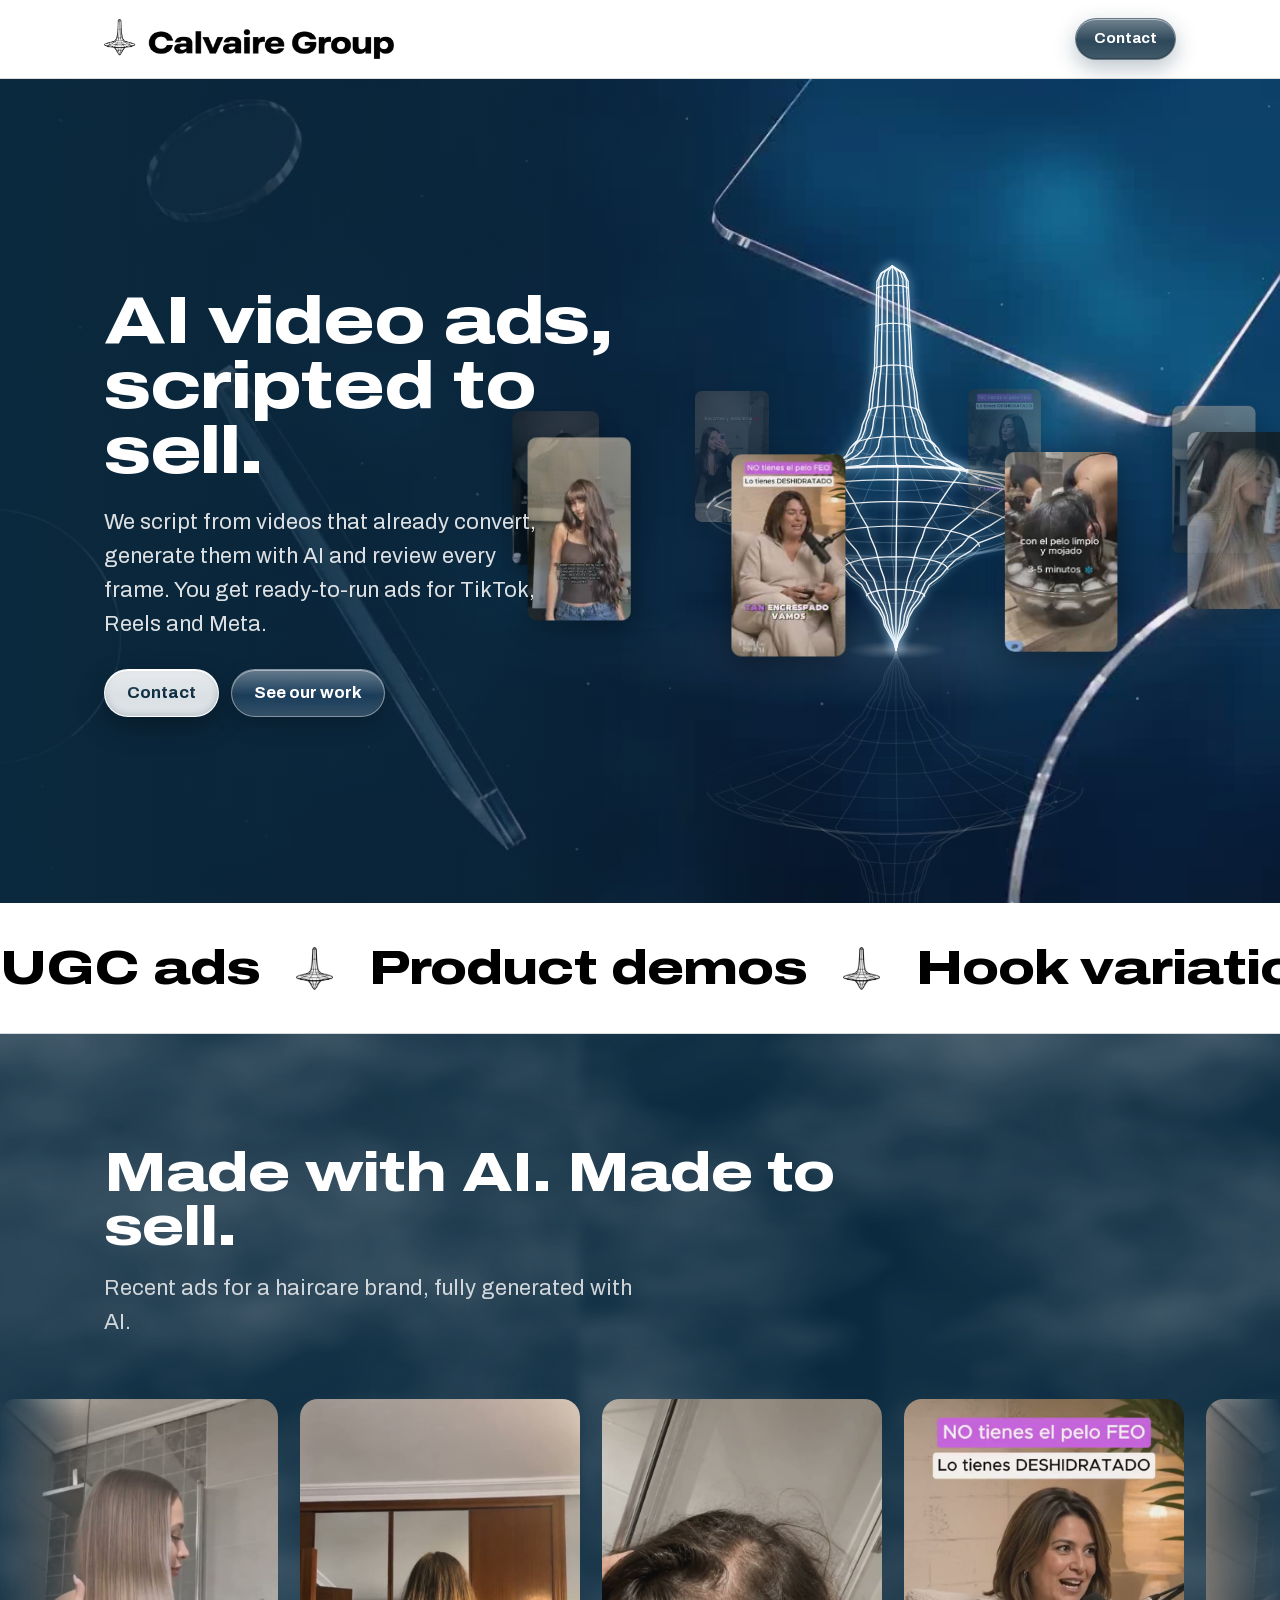
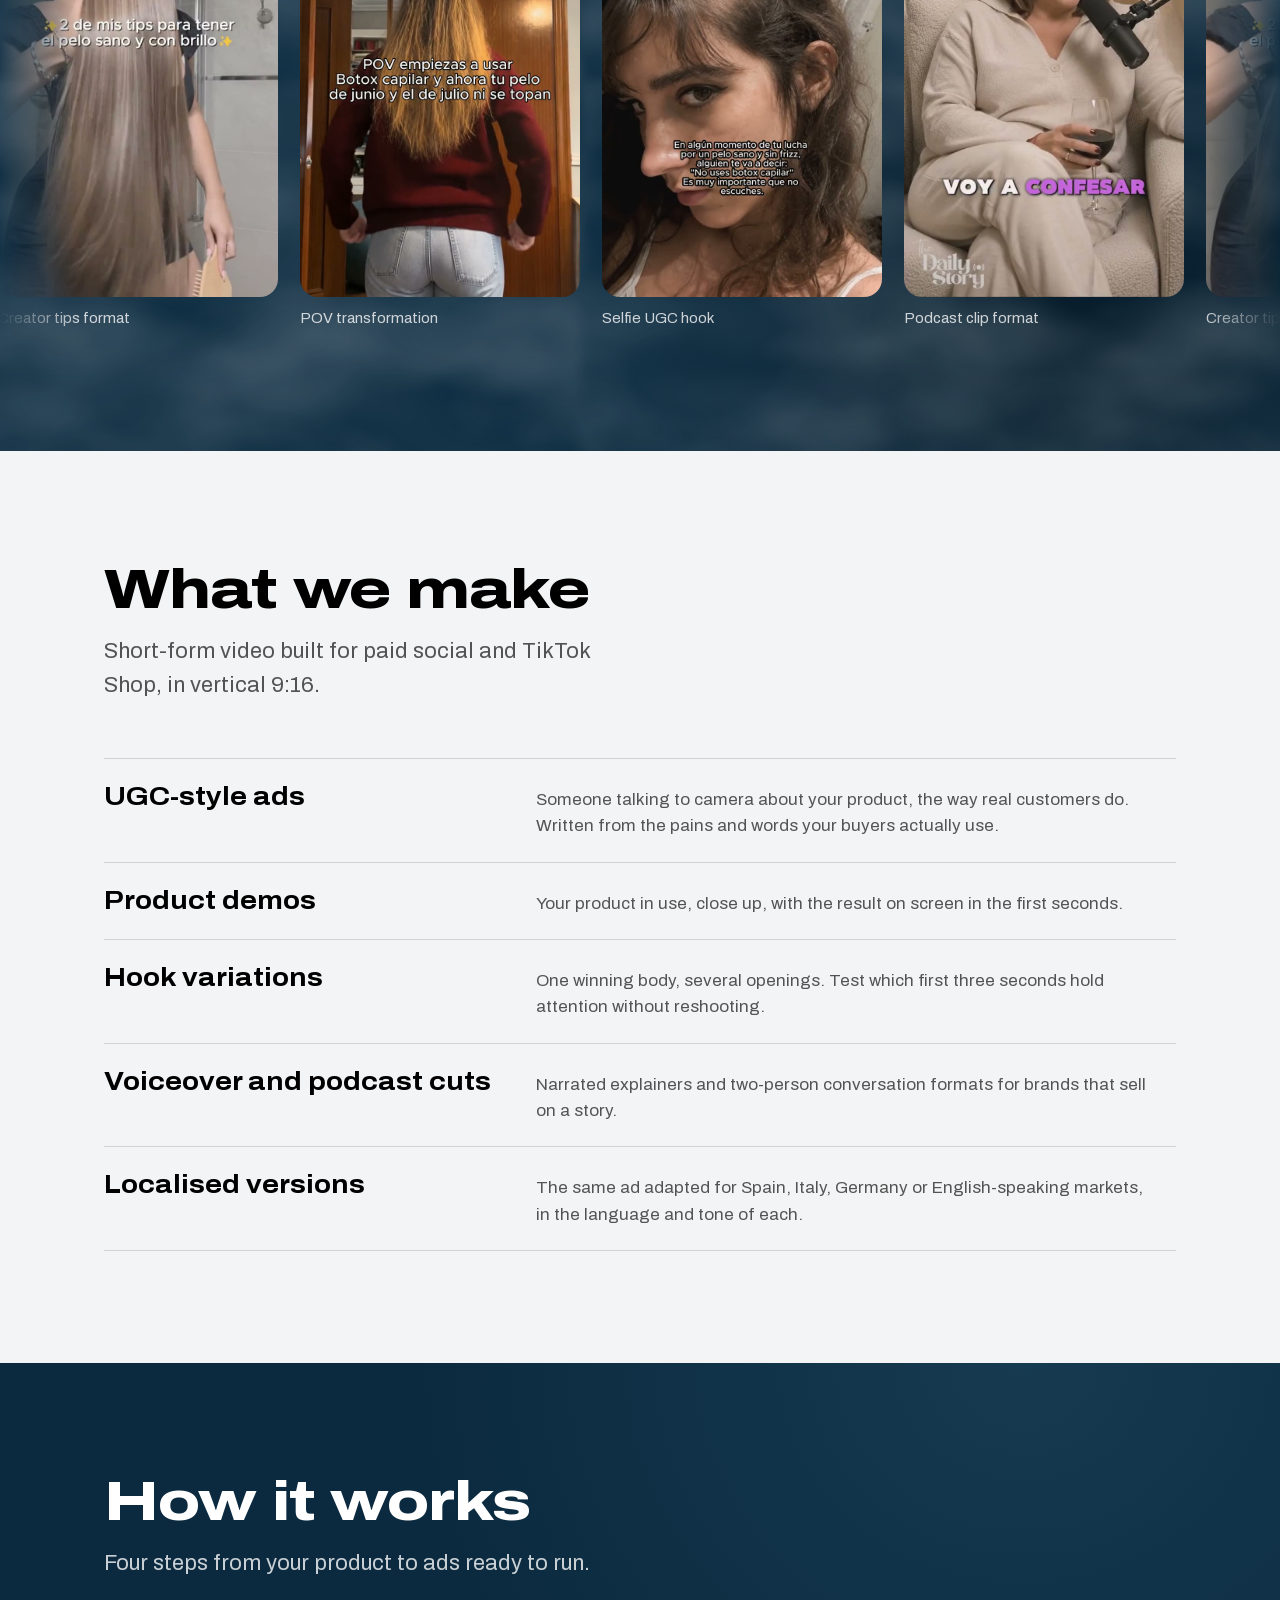
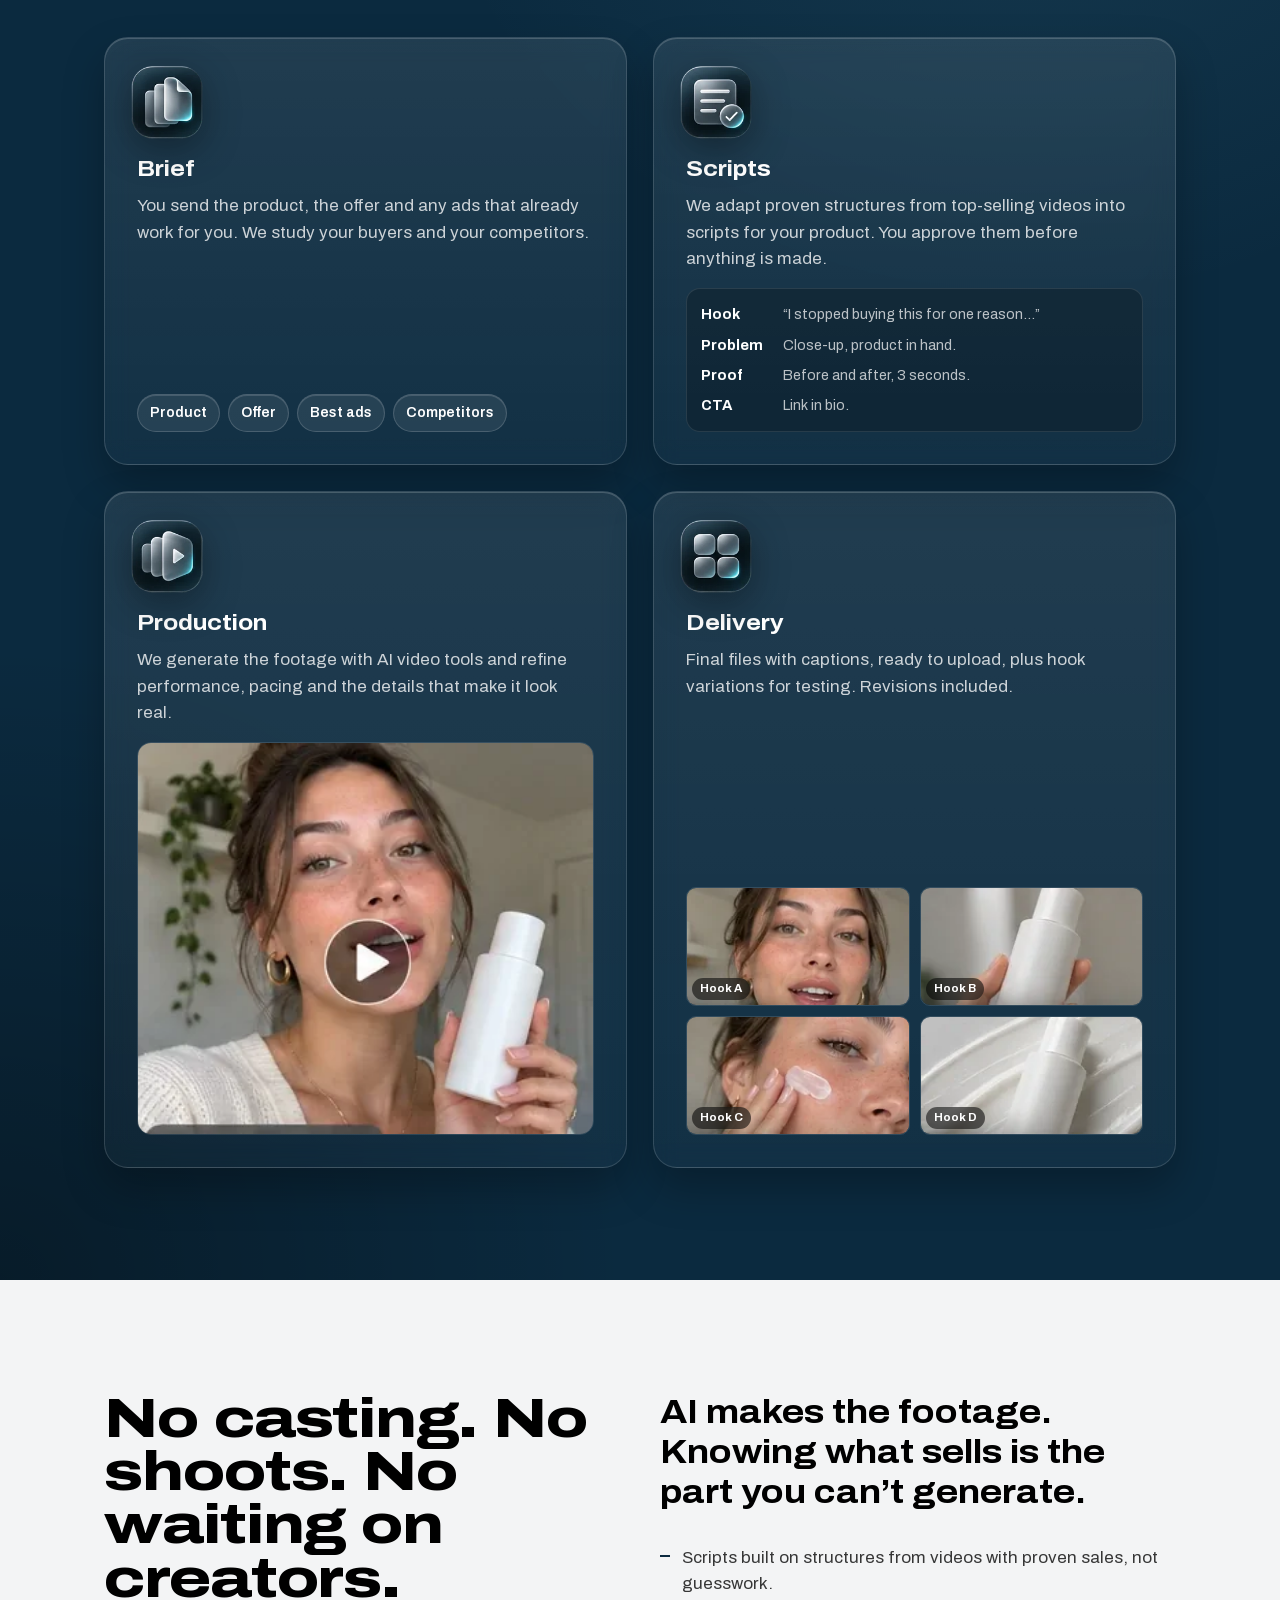
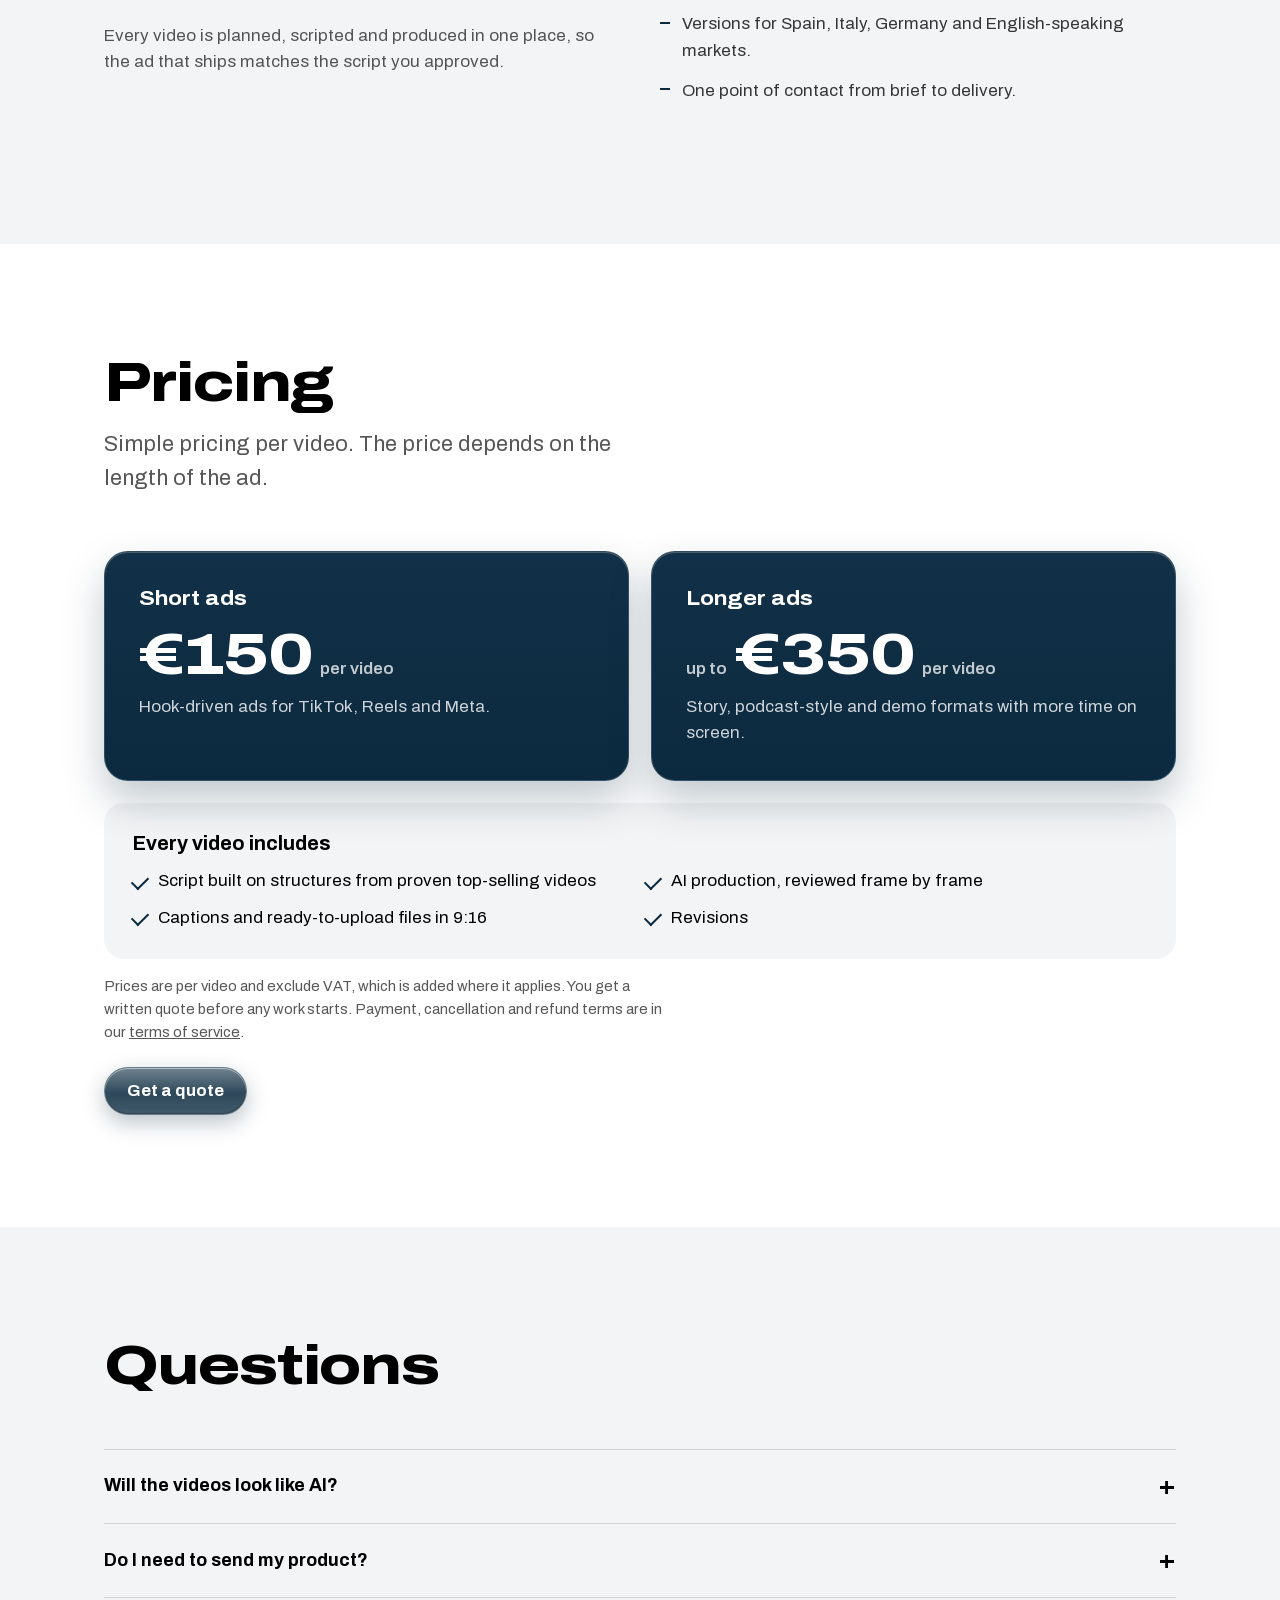
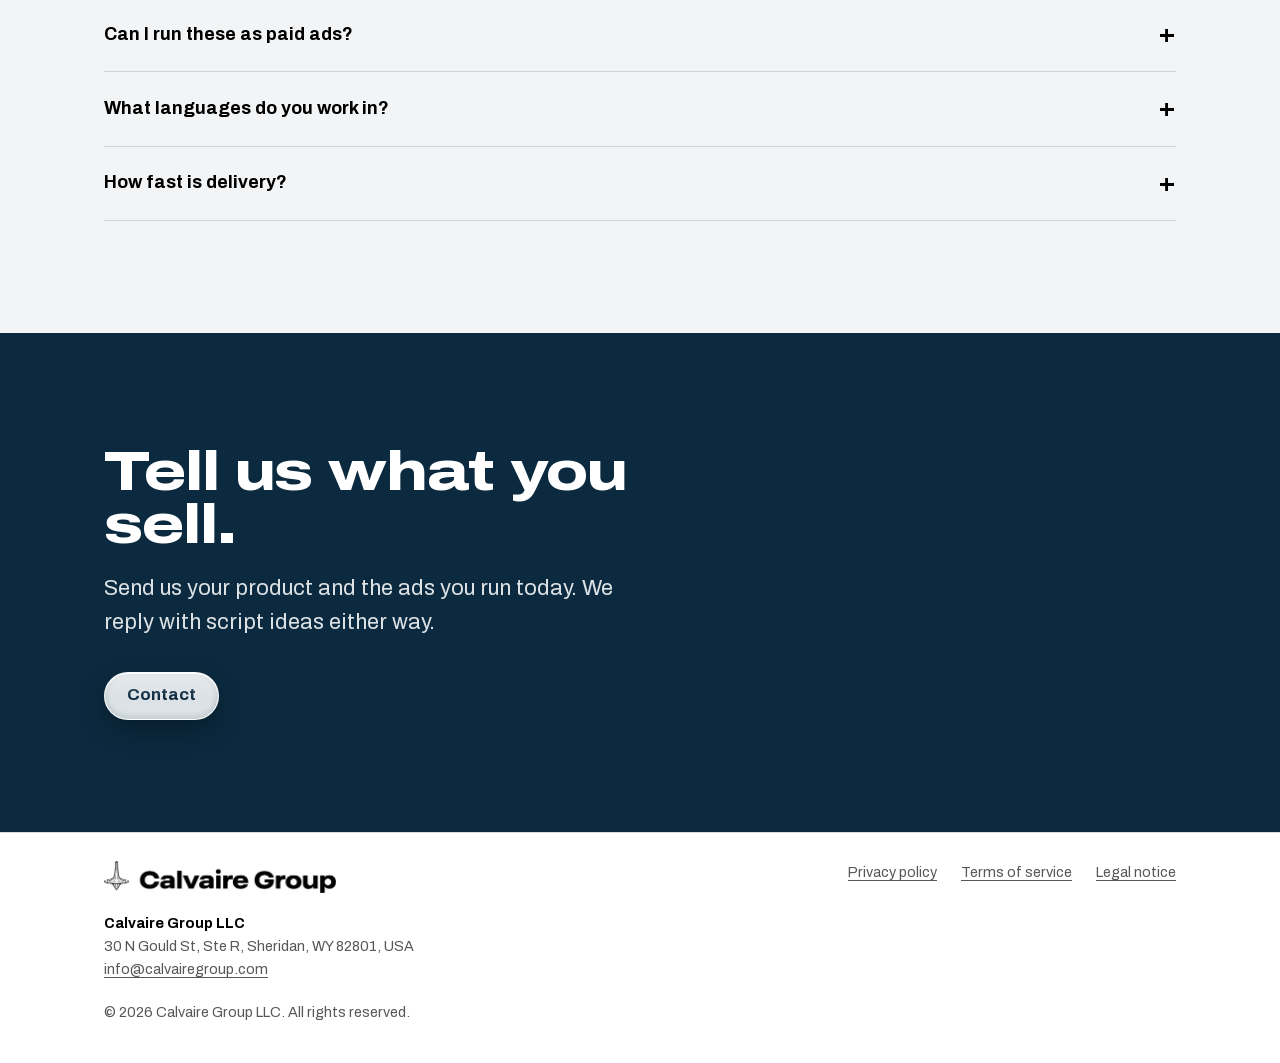
<file: index.html>
<!doctype html>
<html lang="en">
<head>
<meta charset="utf-8">
<meta name="viewport" content="width=device-width, initial-scale=1">
<title>Calvaire Group — AI video ads built to sell</title>
<meta name="description" content="Calvaire Group makes AI video ads for e-commerce brands: scripted from winning videos, generated with AI, delivered ready for TikTok, Reels and Meta.">
<link rel="stylesheet" href="fonts/fonts.css">
<link rel="icon" href="/favicon.ico" sizes="any">
<link rel="icon" href="/favicon-32.png" type="image/png" sizes="32x32">
<link rel="apple-touch-icon" href="/apple-touch-icon.png">
<link rel="canonical" href="https://calvairegroup.com/">
<meta name="theme-color" content="#FFFFFF">
<meta property="og:type" content="website">
<meta property="og:site_name" content="Calvaire Group">
<meta property="og:title" content="Calvaire Group — AI video ads built to sell">
<meta property="og:description" content="AI video ads for e-commerce brands, scripted from videos that already convert and delivered ready for TikTok, Reels and Meta.">
<meta property="og:url" content="https://calvairegroup.com/">
<meta property="og:image" content="https://calvairegroup.com/img/og.jpg">
<meta property="og:image:width" content="1200">
<meta property="og:image:height" content="630">
<meta property="og:image:alt" content="Calvaire Group: AI video ads, scripted to sell">
<meta name="twitter:card" content="summary_large_image">
<script>document.documentElement.classList.add("js")</script>
<style>
:root{
  /* Brand palette: white, black, deep sea blue. Light gray only to break up the page. */
  --white:#FFFFFF;
  --ink:#000000;
  --sea:#0B2A3F;
  --gray:#F3F4F5;
  --mute:rgba(0,0,0,.66);   /* black at lower opacity for secondary text */
  --line:rgba(0,0,0,.14);   /* black hairlines */
  --wide:"Archivo",system-ui,sans-serif;
  --measure:62ch;
  --pad:clamp(20px,5vw,64px);
}
*{box-sizing:border-box;margin:0}
html{-webkit-text-size-adjust:100%}
body{background:var(--white);color:var(--ink);font:400 1.0625rem/1.55 var(--wide);font-variation-settings:"wdth" 100}
a{color:inherit}
:focus-visible{outline:3px solid var(--ink);outline-offset:3px;border-radius:4px}
.wrap{max-width:1200px;margin:0 auto;padding:0 var(--pad)}

/* Type: one family, width does the work */
.display{font-variation-settings:"wdth" 125;font-weight:800;letter-spacing:-.02em;line-height:.98}
.narrow{font-variation-settings:"wdth" 68;font-weight:600}
h1.display{font-size:clamp(2.6rem,8.4vw,6.6rem)}
h2.display{font-size:clamp(1.9rem,4.6vw,3.4rem);max-width:18ch}
h3{font-size:1.25rem;font-weight:700;line-height:1.25}
p{max-width:var(--measure)}
.lede{font-size:clamp(1.125rem,2vw,1.375rem);color:var(--mute);max-width:44ch}

/* Header */
header{padding:18px 0;background:var(--white);color:var(--ink);border-bottom:1px solid var(--line)}
header .btn{background:var(--sea);border-color:var(--sea);color:var(--white)}
header .btn:hover{background:var(--ink);border-color:var(--ink);color:var(--white)}
.hero{background:var(--white)}
header .wrap{display:flex;justify-content:space-between;align-items:center;gap:16px}
.brand{font-variation-settings:"wdth" 125;font-weight:800;font-size:1.125rem;letter-spacing:-.01em;text-decoration:none}
.btn{display:inline-flex;align-items:center;justify-content:center;min-height:48px;padding:0 22px;border-radius:999px;font-weight:700;text-decoration:none;border:2px solid var(--ink)}
.btn-key{background:var(--sea);border-color:var(--sea);color:var(--white)}
.btn-key:hover{background:var(--ink);border-color:var(--ink)}
.btn-ghost:hover{background:var(--ink);color:var(--white)}
header .btn{min-height:42px;padding:0 18px;font-size:.95rem}

/* Sticky header */
header{position:sticky;top:0;z-index:50;transition:padding .2s ease}
header.scrolled{padding:10px 0}

/* Hero with one art video */
.hero{position:relative;overflow:hidden;background:var(--sea);color:var(--white);min-height:calc(100svh - 76px);display:flex;align-items:flex-end;padding:clamp(56px,10vw,120px) 0 clamp(40px,8vw,96px)}
.hero-bg{position:absolute;inset:0;z-index:0;background:radial-gradient(38% 55% at var(--lx,50%) 0%,rgba(140,205,235,.22),transparent 72%),radial-gradient(60% 30% at var(--lx,50%) var(--fy,52%),rgba(140,205,235,.10),transparent 70%),linear-gradient(180deg,#0f3753 0%,#0B2A3F 45%,#061a28 100%)}
.hero-video{position:absolute;inset:0;width:100%;height:100%;object-fit:cover;opacity:.95}
.hero-canvas{position:absolute;inset:0;width:100%;height:100%;display:block}
.scrim{position:absolute;inset:0;background:linear-gradient(180deg,rgba(11,42,63,0) 0%,rgba(11,42,63,0) 40%,var(--sea) 56%)}
.hero-content{position:relative;z-index:1;width:100%}
.hero h1{margin-bottom:20px;max-width:12ch}
.hero .lede{margin-bottom:28px;color:rgba(255,255,255,.86)}
.hero .btn-key{background:var(--white);border-color:var(--white);color:var(--sea)}
.hero .btn-key:hover{background:transparent;color:var(--white)}
.hero .btn-ghost{border-color:var(--white);color:var(--white)}
.hero .btn-ghost:hover{background:var(--white);color:var(--sea)}
.hero :focus-visible{outline-color:var(--white)}
.cta-row{display:flex;flex-wrap:wrap;gap:12px}
@media (min-width:820px){
  .hero{align-items:center;min-height:min(calc(100svh - 76px),900px)}
  .scrim{background:linear-gradient(90deg,rgba(11,42,63,.95) 0%,rgba(11,42,63,.7) 38%,rgba(11,42,63,0) 65%)}
  .hero-video{transform:scaleX(-1)}
  .hero h1.display{font-size:clamp(2.6rem,5.2vw,5.2rem);max-width:10ch}
  .hero .lede{max-width:36ch}
}

/* Video cards orbiting the spinning top (positioned by script) */
.orbit{position:absolute;inset:0;pointer-events:none}
.ocard{position:absolute;left:0;top:0;width:var(--cw,84px);aspect-ratio:9/16;margin:calc(var(--cw,84px) * -.889) 0 0 calc(var(--cw,84px) * -.5);border-radius:10px;overflow:hidden;background:var(--sea);box-shadow:0 10px 30px rgba(0,0,0,.35);will-change:transform,opacity;opacity:0}
.ocard video{display:block;width:100%;height:100%;object-fit:cover}
@media (max-width:819px){.ocard:nth-child(n+7){display:none}}

/* Hero entrance: everything together, short */
.js .hero-content{opacity:0;transform:translateY(12px);transition:opacity .45s ease,transform .45s cubic-bezier(.2,.7,.1,1)}
.loaded .hero-content{opacity:1;transform:none}

/* Marquee */
.marquee{background:var(--white);border-bottom:1px solid var(--line);overflow:hidden;padding:clamp(18px,3vw,28px) 0}
.marquee-track{display:flex;width:max-content;animation:marq 38s linear infinite}
.marquee ul{display:flex;align-items:center;list-style:none;padding:0;flex-shrink:0}
.marquee li{display:flex;align-items:center;gap:clamp(18px,3vw,36px);padding-right:clamp(18px,3vw,36px);font-variation-settings:"wdth" 125;font-weight:800;font-size:clamp(1.5rem,4vw,3rem);letter-spacing:-.02em;white-space:nowrap}
.marquee li img{height:.9em;width:auto}
.marquee:hover .marquee-track{animation-play-state:paused}
@keyframes marq{to{transform:translateX(-50%)}}

/* Scroll reveals */
.js [data-reveal]{opacity:0;transform:translateY(12px);transition:opacity .35s ease,transform .35s cubic-bezier(.2,.7,.1,1)}
.js [data-reveal].in{opacity:1;transform:none}

/* The memorable thing: a 9:16 frame being keyed out */
.frames{display:grid;grid-template-columns:repeat(3,minmax(0,1fr));gap:clamp(10px,2vw,20px);align-items:end}
.frame{position:relative;aspect-ratio:9/16;border-radius:18px;overflow:hidden;background:var(--gray);border:1.5px solid var(--line)}
.frame figcaption{position:absolute;left:10px;right:10px;bottom:10px;font-size:.8rem;font-weight:600;font-variation-settings:"wdth" 75}
.process-grid{display:grid;gap:clamp(40px,6vw,80px)}
.f-script{padding:14px}
.f-script .lines{max-height:calc(100% - 34px);overflow:hidden;font-variation-settings:"wdth" 75;font-size:clamp(.62rem,1.3vw,.85rem);line-height:1.35;color:var(--mute)}
.f-script .lines b{color:var(--ink);display:block;margin-top:.5em}
.f-key{background:var(--sea);border-color:var(--sea)}
.f-key .scene{position:absolute;inset:0;
  background:
    radial-gradient(110% 60% at 30% 20%,rgba(255,255,255,.32) 0,transparent 60%),
    linear-gradient(175deg,var(--sea) 0,var(--sea) 45%,var(--ink));
  clip-path:inset(100% 0 0 0)}
.frames.in .scene{animation:key .9s cubic-bezier(.7,0,.2,1) forwards}
.f-key .person{position:absolute;left:22%;right:22%;bottom:0;height:58%;border-radius:48% 48% 0 0/36% 36% 0 0;background:var(--ink)}
.f-key .person::before{content:"";position:absolute;left:28%;right:28%;top:-34%;aspect-ratio:1;border-radius:50%;background:var(--ink)}
.f-key .cap{position:absolute;left:8%;right:8%;top:16%;text-align:center;font-weight:800;font-variation-settings:"wdth" 90;font-size:clamp(.7rem,1.6vw,1.05rem);line-height:1.15;color:#fff;text-shadow:0 2px 0 #000;opacity:0}
.frames.in .cap,.frames.in .f-key figcaption{animation:fade .25s .8s forwards}
.f-key figcaption{color:#fff;text-shadow:0 1px 2px #000;opacity:0}
.f-key .keylabel{position:absolute;left:10px;bottom:10px;font-size:.8rem;font-weight:700;color:var(--white);font-variation-settings:"wdth" 75}
.frames.in .keylabel{animation:fadeout .2s .6s forwards}
.f-ad{background:var(--ink);border-color:var(--ink);color:var(--white)}
.f-ad .grid{position:absolute;inset:12px 12px 40px;display:grid;grid-template-columns:1fr 1fr;gap:6px}
.f-ad .grid span{background-color:var(--sea);background-size:cover;background-position:center;position:relative;overflow:hidden;border-radius:8px;display:grid;align-items:end;justify-items:start;font-size:.7rem;font-weight:700;color:var(--white);font-variation-settings:"wdth" 75}
@keyframes key{to{clip-path:inset(0 0 0 0)}}
@keyframes fade{to{opacity:1}}
@keyframes fadeout{to{opacity:0}}
@media (prefers-reduced-motion:reduce){
  *,*::before,*::after{animation:none!important;transition:none!important}
  .js [data-reveal],.js .hero-content{opacity:1!important;transform:none!important}
  .marquee-track{flex-wrap:wrap}
  .f-key .scene{animation:none;clip-path:none}
  .f-key .cap,.f-key figcaption{animation:none;opacity:1}
  .f-key .keylabel{display:none}
}


/* Work: real AI videos */
.work{position:relative;overflow:hidden;isolation:isolate;background:var(--sea);color:var(--white)}
.work{background:radial-gradient(60% 50% at 15% 20%,rgba(255,255,255,.06),transparent 70%),radial-gradient(50% 60% at 85% 85%,rgba(0,0,0,.3),transparent 70%),var(--sea)}
.work::before,.work::after{content:"";position:absolute;inset:-25%;z-index:-1;pointer-events:none;will-change:transform,opacity}
.work::before{background:url("data:image/svg+xml,%3Csvg xmlns='http://www.w3.org/2000/svg' width='900' height='900'%3E%3Cfilter id='s'%3E%3CfeTurbulence type='fractalNoise' baseFrequency='.0045 .009' numOctaves='4' seed='11' stitchTiles='stitch'/%3E%3CfeColorMatrix values='0 0 0 0 1 0 0 0 0 1 0 0 0 0 1 0 0 0 .9 -.32'/%3E%3C/filter%3E%3Crect width='100%25' height='100%25' filter='url(%23s)'/%3E%3C/svg%3E") 0 0/900px 900px repeat;opacity:.4;filter:blur(6px);animation:smokeA 14s ease-in-out infinite alternate}
.work::after{background:url("data:image/svg+xml,%3Csvg xmlns='http://www.w3.org/2000/svg' width='900' height='900'%3E%3Cfilter id='s'%3E%3CfeTurbulence type='fractalNoise' baseFrequency='.003 .007' numOctaves='4' seed='3' stitchTiles='stitch'/%3E%3CfeColorMatrix values='0 0 0 0 1 0 0 0 0 1 0 0 0 0 1 0 0 0 .9 -.32'/%3E%3C/filter%3E%3Crect width='100%25' height='100%25' filter='url(%23s)'/%3E%3C/svg%3E") 0 0/1200px 1200px repeat;opacity:.26;filter:blur(10px);animation:smokeB 18s ease-in-out infinite alternate}
@keyframes smokeA{0%{transform:translate3d(0,0,0) scale(1);opacity:.3}50%{opacity:.5}100%{transform:translate3d(-16%,8%,0) scale(1.08);opacity:.34}}
@keyframes smokeB{0%{transform:translate3d(-10%,6%,0) scale(1.06);opacity:.18}50%{opacity:.32}100%{transform:translate3d(8%,-8%,0) scale(1);opacity:.2}}
.work .section-head p{color:rgba(255,255,255,.78)}
.reel{display:flex;gap:16px;overflow-x:auto;overscroll-behavior-x:contain;scrollbar-width:none;margin-inline:calc(50% - 50vw);padding:4px 0 8px;-webkit-mask:linear-gradient(90deg,transparent,#000 6%,#000 94%,transparent);mask:linear-gradient(90deg,transparent,#000 6%,#000 94%,transparent);cursor:grab;touch-action:pan-x pan-y}
.reel::-webkit-scrollbar{display:none}
.reel.dragging{cursor:grabbing}
.reel figure{flex:0 0 min(58vw,270px)}
.reel video{display:block;width:100%;aspect-ratio:9/16;object-fit:cover;border-radius:18px;background:var(--ink);pointer-events:none;user-select:none}
.reel figcaption{margin-top:10px;font-size:.95rem;color:rgba(255,255,255,.78)}
@media (min-width:820px){.reel{gap:22px}.reel figure{flex-basis:280px}}

/* Sections */
section{padding:clamp(56px,9vw,112px) 0}
.band{background:var(--gray)}
.section-head{display:grid;gap:18px;margin-bottom:clamp(32px,5vw,56px)}
.section-head p{color:var(--mute)}

/* Formats: a plain list, not cards */
.formats{list-style:none;padding:0;display:grid;gap:0}
.formats li{display:grid;gap:6px 32px;padding:22px 0;border-bottom:1px solid var(--line)}
.formats li:first-child{border-top:1px solid var(--line)}
.formats h3{font-variation-settings:"wdth" 112;font-size:clamp(1.25rem,2.4vw,1.6rem)}
.formats p{color:var(--mute)}

/* Process: a real sequence, so it's numbered */
.steps{list-style:none;padding:0;counter-reset:s;display:grid;gap:28px}
.steps li{counter-increment:s;display:grid;grid-template-columns:auto 1fr;gap:4px 18px}
.steps li{align-items:start}
.step-icon{grid-row:span 2;width:56px;height:auto;filter:drop-shadow(0 6px 14px rgba(11,42,63,.25))}
@media (min-width:820px){.step-icon{width:64px}}
.steps p{color:var(--mute)}

/* Creator */
.creator{background:var(--sea);color:var(--white)}
.creator .section-head p{color:rgba(255,255,255,.78)}
.creator-grid{display:grid;gap:40px}
.creator blockquote{font-variation-settings:"wdth" 112;font-weight:700;font-size:clamp(1.4rem,3vw,2.1rem);line-height:1.2;max-width:24ch}
.facts{list-style:none;padding:0;display:grid;gap:14px}
.facts li{padding-left:22px;position:relative;color:rgba(255,255,255,.86);max-width:52ch}
.facts li::before{content:"";position:absolute;left:0;top:.62em;width:10px;height:2px;background:var(--white)}

/* FAQ */
details{border-bottom:1px solid var(--line);padding:18px 0}
details:first-of-type{border-top:1px solid var(--line)}
summary{cursor:pointer;font-weight:700;font-size:1.125rem;list-style:none;display:flex;justify-content:space-between;gap:16px;min-height:32px;align-items:center}
summary::-webkit-details-marker{display:none}
summary::after{content:"+";font-variation-settings:"wdth" 125;font-weight:800;font-size:1.5rem;transition:transform .2s}
details[open] summary::after{transform:rotate(45deg)}
details p{color:var(--mute);margin-top:10px}

/* Contact */
.contact{position:relative;overflow:hidden;background:var(--sea);color:var(--white)}
.contact .wrap{position:relative;z-index:1}
.contact h2.display{max-width:14ch;margin-bottom:20px}
.contact .lede{margin-bottom:32px;color:rgba(255,255,255,.86)}
.contact .btn-key{background:var(--white);border-color:var(--white);color:var(--sea)}
.contact .btn-key:hover{background:transparent;color:var(--white)}
.contact :focus-visible{outline-color:var(--white)}


/* Contact form popup */
.cform{border:0;padding:0;margin:auto;width:min(560px,100%);max-height:100%;border-radius:20px;background:var(--white);color:var(--ink);box-shadow:0 30px 80px rgba(0,0,0,.35)}
.cform::backdrop{background:rgba(11,42,63,.72)}
.cform[open]{animation:pop .18s ease-out}
@keyframes pop{from{opacity:0;transform:translateY(10px)}}
.cform-in{padding:clamp(22px,5vw,36px);display:grid;gap:16px}
.cform-top{display:flex;justify-content:space-between;align-items:start;gap:16px}
.cform h2{font-variation-settings:"wdth" 125;font-weight:800;font-size:clamp(1.6rem,5vw,2.1rem);letter-spacing:-.02em;line-height:1}
.cform-x{flex-shrink:0;width:44px;height:44px;border-radius:50%;border:0;background:var(--gray);font-size:1.4rem;line-height:1;cursor:pointer;color:var(--ink)}
.cform-x:hover{background:var(--ink);color:var(--white)}
.cform p.hint{color:var(--mute);font-size:.95rem}
.field{display:grid;gap:6px}
.field label{font-weight:700;font-size:.95rem}
.field input,.field select,.field textarea{font:inherit;font-size:16px;width:100%;padding:13px 14px;border:1.5px solid var(--line);border-radius:12px;background:var(--white);color:var(--ink);transition:border-color .12s}
.field textarea{min-height:110px;resize:vertical}
.field input:focus,.field select:focus,.field textarea:focus{outline:none;border-color:var(--sea);box-shadow:0 0 0 3px rgba(11,42,63,.15)}
.row2{display:grid;gap:16px}
@media (min-width:560px){.row2{grid-template-columns:1fr 1fr}}
.cform .btn-key{width:100%;min-height:52px;font-size:1.05rem;cursor:pointer;font-family:inherit}
.cform-done{display:none;text-align:left;gap:12px}
.cform.sent .cform-form{display:none}
.cform.sent .cform-done{display:grid}
@media (max-width:559px){
  .cform{margin:auto 0 0;width:100%;max-width:100%;border-radius:20px 20px 0 0;max-height:92svh}
  .cform[open]{animation:sheet .2s ease-out}
  @keyframes sheet{from{transform:translateY(40px);opacity:0}}
}

/* Small hover details */
.btn{transition:background-color .15s ease,color .15s ease,border-color .15s ease,transform .1s ease}
.btn:active{transform:scale(.97)}
.formats h3{transition:transform .2s ease}
@media (hover:hover){.formats li:hover h3{transform:translateX(8px)}}
footer{padding:28px 0 40px;font-size:.9rem;color:var(--mute);border-top:1.5px solid var(--line)}
footer .wrap{display:grid;gap:20px}
.foot-co{line-height:1.6}
.foot-co strong{color:var(--ink)}
.foot-nav{display:flex;flex-wrap:wrap;gap:8px 24px}
.foot-nav a,.foot-co a{text-decoration:underline;text-underline-offset:3px}
.foot-nav a:hover,.foot-co a:hover{color:var(--ink)}
@media (min-width:820px){footer .wrap{grid-template-columns:1.4fr 1fr;align-items:start}.foot-nav{justify-content:flex-end}.foot-copy{grid-column:1/-1}}

@media (min-width:820px){
  .process-grid{grid-template-columns:1fr 1.1fr;align-items:center}
  .formats li{grid-template-columns:minmax(220px,1fr) 1.6fr;align-items:baseline}
  .steps{gap:36px}
  .creator-grid{grid-template-columns:1fr 1fr;align-items:start}
}
@media (max-width:420px){
  header .btn{display:none}
}
.brand{display:inline-flex;line-height:0}
.brand img{height:clamp(30px,5.4vw,40px);width:auto}
.foot-logo{height:32px;width:auto;margin-bottom:12px}

/* Glass buttons: same colors, frosted with a light rim */
.btn{position:relative;overflow:hidden;-webkit-backdrop-filter:blur(14px) saturate(160%);backdrop-filter:blur(14px) saturate(160%)}
.btn::before{content:"";position:absolute;inset:0;border-radius:inherit;pointer-events:none;background:linear-gradient(180deg,rgba(255,255,255,.32) 0%,rgba(255,255,255,.08) 42%,rgba(255,255,255,0) 55%,rgba(255,255,255,.1) 100%)}
.btn-key,header .btn{background:rgba(11,42,63,.86);border:1px solid rgba(255,255,255,.28);color:var(--white);box-shadow:inset 0 1px 0 rgba(255,255,255,.5),inset 0 -1px 1px rgba(0,0,0,.35),0 8px 22px rgba(11,42,63,.28)}
.btn-key:hover,header .btn:hover{background:rgba(11,42,63,.96);border-color:rgba(255,255,255,.45);color:var(--white)}
.hero .btn-key,.contact .btn-key{background:rgba(255,255,255,.86);border:1px solid rgba(255,255,255,.95);color:var(--sea);box-shadow:inset 0 1px 0 #fff,inset 0 -2px 6px rgba(11,42,63,.18),0 10px 28px rgba(0,0,0,.3)}
.hero .btn-key:hover,.contact .btn-key:hover{background:rgba(255,255,255,.97);color:var(--sea)}
.hero .btn-ghost{background:rgba(255,255,255,.1);border:1px solid rgba(255,255,255,.45);color:var(--white);box-shadow:inset 0 1px 0 rgba(255,255,255,.45),0 8px 22px rgba(0,0,0,.2)}
.hero .btn-ghost:hover{background:rgba(255,255,255,.2);color:var(--white)}
.cform .btn-ghost{background:rgba(11,42,63,.06);border:1px solid rgba(11,42,63,.2);box-shadow:inset 0 1px 0 #fff}
.f-key .shot{position:absolute;inset:0;width:100%;height:100%;object-fit:cover}
.f-ad .grid span b{white-space:nowrap;margin:3px;padding:1px 6px;line-height:1.5;border-radius:999px;background:rgba(0,0,0,.55);color:#fff;font-size:clamp(.5rem,1.6vw,.66rem);font-weight:700;-webkit-backdrop-filter:blur(6px);backdrop-filter:blur(6px)}

/* How it works: built around the glass step icons */
.process{position:relative;background:radial-gradient(80% 60% at 80% 0%,rgba(120,200,230,.10),transparent 60%),radial-gradient(70% 60% at 0% 100%,rgba(0,0,0,.35),transparent 70%),var(--sea);color:var(--white)}
.process .section-head p{color:rgba(255,255,255,.78)}
.pcards{list-style:none;padding:0;display:grid;gap:18px}
.pcard{position:relative;display:flex;flex-direction:column;gap:10px;padding:clamp(20px,3vw,28px);border-radius:24px;background:linear-gradient(180deg,rgba(255,255,255,.09),rgba(255,255,255,.03));border:1px solid rgba(255,255,255,.14);box-shadow:inset 0 1px 0 rgba(255,255,255,.18),0 20px 40px rgba(0,0,0,.25);-webkit-backdrop-filter:blur(12px);backdrop-filter:blur(12px)}
.pc-icon{width:72px;height:auto;margin:-4px 0 6px -6px;filter:drop-shadow(0 10px 18px rgba(0,0,0,.35))}
.pcard h3{font-variation-settings:"wdth" 112;font-size:1.4rem}
.pcard p{color:rgba(255,255,255,.78);margin-bottom:6px}
.pvis{margin-top:auto;border-radius:14px}
.chips{list-style:none;padding:0;margin-top:auto;display:flex;flex-wrap:wrap;gap:8px}
.chips li{padding:7px 12px;border-radius:999px;font-size:.88rem;font-weight:600;background:rgba(255,255,255,.08);border:1px solid rgba(255,255,255,.16);box-shadow:inset 0 1px 0 rgba(255,255,255,.15)}
.script{display:grid;gap:8px;padding:14px;background:rgba(0,0,0,.22);border:1px solid rgba(255,255,255,.1);font-size:.9rem}
.script div{display:grid;grid-template-columns:72px 1fr;gap:10px}
.script b{color:var(--white)}
.script span{color:rgba(255,255,255,.72)}
.shot{display:block;width:100%;height:auto;aspect-ratio:332/285;object-fit:cover;border:1px solid rgba(255,255,255,.12)}
.hooks{display:grid;grid-template-columns:1fr 1fr;gap:8px}
.hooks figure{position:relative}
.hooks img{display:block;width:100%;height:auto;aspect-ratio:214/114;object-fit:cover;border-radius:10px;border:1px solid rgba(255,255,255,.12)}
.hooks figcaption{position:absolute;left:6px;bottom:6px;padding:2px 8px;border-radius:999px;font-size:.72rem;font-weight:700;background:rgba(0,0,0,.55);-webkit-backdrop-filter:blur(6px);backdrop-filter:blur(6px)}
@media (min-width:700px){.pcards{grid-template-columns:1fr 1fr;gap:22px}}
@media (min-width:1100px){.pcards{gap:26px}.pcard{padding:32px}.hooks{gap:10px}}
.creator{background:var(--gray)!important;color:var(--ink)!important}
.creator .section-head p{color:var(--mute)!important}
.creator .facts li{color:rgba(0,0,0,.78)!important}
.creator .facts li::before{background:var(--sea)!important}

/* Pricing */
.pricing{background:var(--white)}
.plans{display:grid;gap:18px;margin-bottom:22px}
.plan{padding:clamp(22px,4vw,34px);border-radius:24px;background:linear-gradient(180deg,#123047,var(--sea));color:var(--white);border:1px solid rgba(255,255,255,.16);box-shadow:inset 0 1px 0 rgba(255,255,255,.22),0 20px 40px rgba(11,42,63,.25)}
.plan h3{font-variation-settings:"wdth" 112;font-size:1.3rem;margin-bottom:14px}
.price{display:flex;align-items:baseline;flex-wrap:wrap;gap:8px;margin-bottom:10px}
.price .amt{font-variation-settings:"wdth" 125;font-weight:800;font-size:clamp(2.6rem,7vw,3.6rem);letter-spacing:-.02em;line-height:1}
.price .per,.price .from{color:rgba(255,255,255,.75);font-weight:600}
.plan-desc{color:rgba(255,255,255,.8)}
.included{padding:clamp(20px,3vw,28px);border-radius:20px;background:var(--gray);margin-bottom:16px}
.included h3{margin-bottom:12px}
.included ul{list-style:none;padding:0;display:grid;gap:10px}
.included li{position:relative;padding-left:26px}
.included li::before{content:"";position:absolute;left:0;top:.45em;width:14px;height:8px;border-left:2.5px solid var(--sea);border-bottom:2.5px solid var(--sea);transform:rotate(-45deg)}
.fine{color:var(--mute);font-size:.92rem;margin-bottom:24px}
@media (min-width:700px){.plans{grid-template-columns:1fr 1fr;gap:22px}.included ul{grid-template-columns:1fr 1fr}}
/* form privacy notice */
.cform .notice{font-size:.85rem;color:var(--mute)}
.cform .notice a{color:var(--ink)}
</style>
</head>
<body>

<header>
  <div class="wrap">
    <a class="brand" href="#top"><img src="/img/logo-black.webp" alt="Calvaire Group" width="1872" height="258"></a>
    <a class="btn btn-ghost" href="#contact" data-open-form>Contact</a>
  </div>
</header>

<main id="top">
  <div class="hero">
    <div class="hero-bg" aria-hidden="true">
      <video class="hero-video" poster="/bg/glass-mobile.jpg" muted loop playsinline preload="none" data-desktop="/bg/glass-desktop.mp4" data-desktop-poster="/bg/glass-desktop.jpg" data-mobile="/bg/glass-mobile.mp4"></video>
      <canvas class="hero-canvas"></canvas>
      <div class="orbit">
        <div class="ocard"><video data-src="/bg/orbit/o1.mp4" poster="/bg/orbit/o1.jpg" muted loop playsinline preload="none"></video></div>
        <div class="ocard"><video data-src="/bg/orbit/o2.mp4" poster="/bg/orbit/o2.jpg" muted loop playsinline preload="none"></video></div>
        <div class="ocard"><video data-src="/bg/orbit/o3.mp4" poster="/bg/orbit/o3.jpg" muted loop playsinline preload="none"></video></div>
        <div class="ocard"><video data-src="/bg/orbit/o4.mp4" poster="/bg/orbit/o4.jpg" muted loop playsinline preload="none"></video></div>
        <div class="ocard"><video data-src="/bg/orbit/o5.mp4" poster="/bg/orbit/o5.jpg" muted loop playsinline preload="none"></video></div>
        <div class="ocard"><video data-src="/bg/orbit/o6.mp4" poster="/bg/orbit/o6.jpg" muted loop playsinline preload="none"></video></div>
        <div class="ocard"><video data-src="/bg/orbit/o7.mp4" poster="/bg/orbit/o7.jpg" muted loop playsinline preload="none"></video></div>
        <div class="ocard"><video data-src="/bg/orbit/o8.mp4" poster="/bg/orbit/o8.jpg" muted loop playsinline preload="none"></video></div>
      </div>
      <div class="scrim"></div>
    </div>
    <div class="wrap hero-content">
      <h1 class="display">AI video ads, scripted to sell.</h1>
      <p class="lede">We script from videos that already convert, generate them with AI and review every frame. You get ready-to-run ads for TikTok, Reels and Meta.</p>
      <div class="cta-row">
        <a class="btn btn-key" href="#contact" data-open-form>Contact</a>
        <a class="btn btn-ghost" href="#work">See our work</a>
      </div>
    </div>
  </div>

  <div class="marquee" aria-label="Formats we make">
    <div class="marquee-track">
      <ul><li>UGC ads<img src="/img/top-black.png" alt="" width="96" height="112"></li><li>Product demos<img src="/img/top-black.png" alt="" width="96" height="112"></li><li>Hook variations<img src="/img/top-black.png" alt="" width="96" height="112"></li><li>Podcast cuts<img src="/img/top-black.png" alt="" width="96" height="112"></li><li>Voiceovers<img src="/img/top-black.png" alt="" width="96" height="112"></li><li>Localised versions<img src="/img/top-black.png" alt="" width="96" height="112"></li></ul>
      <ul aria-hidden="true"><li>UGC ads<img src="/img/top-black.png" alt="" width="96" height="112"></li><li>Product demos<img src="/img/top-black.png" alt="" width="96" height="112"></li><li>Hook variations<img src="/img/top-black.png" alt="" width="96" height="112"></li><li>Podcast cuts<img src="/img/top-black.png" alt="" width="96" height="112"></li><li>Voiceovers<img src="/img/top-black.png" alt="" width="96" height="112"></li><li>Localised versions<img src="/img/top-black.png" alt="" width="96" height="112"></li></ul>
    </div>
  </div>

  <section class="work" id="work">
    <div class="wrap">
      <div class="section-head" data-reveal>
        <h2 class="display">Made with AI. Made to sell.</h2>
        <p class="lede">Recent ads for a haircare brand, fully generated with AI.</p>
      </div>
      <div class="reel" aria-label="Examples of our AI video ads">
        <figure><video src="videos/ai-1.mp4" poster="videos/ai-1.jpg" muted loop playsinline preload="none"></video><figcaption>Creator tips format</figcaption></figure>
        <figure><video src="videos/ai-4.mp4" poster="videos/ai-4.jpg" muted loop playsinline preload="none"></video><figcaption>POV transformation</figcaption></figure>
        <figure><video src="videos/ai-3.mp4" poster="videos/ai-3.jpg" muted loop playsinline preload="none"></video><figcaption>Selfie UGC hook</figcaption></figure>
        <figure><video src="videos/ai-2.mp4" poster="videos/ai-2.jpg" muted loop playsinline preload="none"></video><figcaption>Podcast clip format</figcaption></figure>
        <figure aria-hidden="true"><video src="videos/ai-1.mp4" poster="videos/ai-1.jpg" muted loop playsinline preload="none"></video><figcaption>Creator tips format</figcaption></figure>
        <figure aria-hidden="true"><video src="videos/ai-4.mp4" poster="videos/ai-4.jpg" muted loop playsinline preload="none"></video><figcaption>POV transformation</figcaption></figure>
        <figure aria-hidden="true"><video src="videos/ai-3.mp4" poster="videos/ai-3.jpg" muted loop playsinline preload="none"></video><figcaption>Selfie UGC hook</figcaption></figure>
        <figure aria-hidden="true"><video src="videos/ai-2.mp4" poster="videos/ai-2.jpg" muted loop playsinline preload="none"></video><figcaption>Podcast clip format</figcaption></figure>
      </div>
    </div>
  </section>

  <section class="band" id="formats">
    <div class="wrap">
      <div class="section-head" data-reveal>
        <h2 class="display">What we make</h2>
        <p class="lede">Short-form video built for paid social and TikTok Shop, in vertical 9:16.</p>
      </div>
      <ul class="formats">
        <li data-reveal><h3>UGC-style ads</h3><p>Someone talking to camera about your product, the way real customers do. Written from the pains and words your buyers actually use.</p></li>
        <li data-reveal><h3>Product demos</h3><p>Your product in use, close up, with the result on screen in the first seconds.</p></li>
        <li data-reveal><h3>Hook variations</h3><p>One winning body, several openings. Test which first three seconds hold attention without reshooting.</p></li>
        <li data-reveal><h3>Voiceover and podcast cuts</h3><p>Narrated explainers and two-person conversation formats for brands that sell on a story.</p></li>
        <li data-reveal><h3>Localised versions</h3><p>The same ad adapted for Spain, Italy, Germany or English-speaking markets, in the language and tone of each.</p></li>
      </ul>
    </div>
  </section>

  <section class="process" id="process">
    <div class="wrap">
      <div class="section-head" data-reveal>
        <h2 class="display">How it works</h2>
        <p class="lede">Four steps from your product to ads ready to run.</p>
      </div>
      <ol class="pcards">
        <li class="pcard" data-reveal>
          <img class="pc-icon" src="/img/process/icon-brief.webp" alt="" width="128" height="131" loading="lazy" decoding="async">
          <h3>Brief</h3>
          <p>You send the product, the offer and any ads that already work for you. We study your buyers and your competitors.</p>
          <ul class="chips" aria-label="What we ask for"><li>Product</li><li>Offer</li><li>Best ads</li><li>Competitors</li></ul>
        </li>
        <li class="pcard" data-reveal>
          <img class="pc-icon" src="/img/process/icon-scripts.webp" alt="" width="128" height="131" loading="lazy" decoding="async">
          <h3>Scripts</h3>
          <p>We adapt proven structures from top-selling videos into scripts for your product. You approve them before anything is made.</p>
          <div class="pvis script" aria-hidden="true">
            <div><b>Hook</b><span>“I stopped buying this for one reason…”</span></div>
            <div><b>Problem</b><span>Close-up, product in hand.</span></div>
            <div><b>Proof</b><span>Before and after, 3 seconds.</span></div>
            <div><b>CTA</b><span>Link in bio.</span></div>
          </div>
        </li>
        <li class="pcard" data-reveal>
          <img class="pc-icon" src="/img/process/icon-production.webp" alt="" width="128" height="131" loading="lazy" decoding="async">
          <h3>Production</h3>
          <p>We generate the footage with AI video tools and refine performance, pacing and the details that make it look real.</p>
          <img class="pvis shot" src="/img/process/generated-shot.webp" alt="AI-generated shot of a woman holding a skincare bottle" width="332" height="285" loading="lazy" decoding="async">
        </li>
        <li class="pcard" data-reveal>
          <img class="pc-icon" src="/img/process/icon-delivery.webp" alt="" width="128" height="131" loading="lazy" decoding="async">
          <h3>Delivery</h3>
          <p>Final files with captions, ready to upload, plus hook variations for testing. Revisions included.</p>
          <div class="pvis hooks">
            <figure><img src="/img/process/hook-a.webp" alt="" width="214" height="114" loading="lazy" decoding="async"><figcaption>Hook A</figcaption></figure><figure><img src="/img/process/hook-b.webp" alt="" width="214" height="114" loading="lazy" decoding="async"><figcaption>Hook B</figcaption></figure><figure><img src="/img/process/hook-c.webp" alt="" width="214" height="114" loading="lazy" decoding="async"><figcaption>Hook C</figcaption></figure><figure><img src="/img/process/hook-d.webp" alt="" width="214" height="114" loading="lazy" decoding="async"><figcaption>Hook D</figcaption></figure>
          </div>
        </li>
      </ol>
    </div>
  </section>

  <section class="creator" id="creator">
    <div class="wrap creator-grid">
      <div class="section-head" data-reveal>
        <h2 class="display">No casting. No shoots. No waiting on creators.</h2>
        <p>Every video is planned, scripted and produced in one place, so the ad that ships matches the script you approved.</p>
      </div>
      <div>
        <blockquote data-reveal>AI makes the footage. Knowing what sells is the part you can’t generate.</blockquote>
        <ul class="facts" style="margin-top:32px">
          <li data-reveal>Scripts built on structures from videos with proven sales, not guesswork.</li>
          <li data-reveal>Versions for Spain, Italy, Germany and English-speaking markets.</li>
          <li data-reveal>One point of contact from brief to delivery.</li>
        </ul>
      </div>
    </div>
  </section>

  <section class="pricing" id="pricing">
    <div class="wrap">
      <div class="section-head" data-reveal>
        <h2 class="display">Pricing</h2>
        <p class="lede">Simple pricing per video. The price depends on the length of the ad.</p>
      </div>
      <div class="plans">
        <div class="plan" data-reveal>
          <h3>Short ads</h3>
          <p class="price"><span class="amt">€150</span> <span class="per">per video</span></p>
          <p class="plan-desc">Hook-driven ads for TikTok, Reels and Meta.</p>
        </div>
        <div class="plan" data-reveal>
          <h3>Longer ads</h3>
          <p class="price"><span class="from">up to</span> <span class="amt">€350</span> <span class="per">per video</span></p>
          <p class="plan-desc">Story, podcast-style and demo formats with more time on screen.</p>
        </div>
      </div>
      <div class="included" data-reveal>
        <h3>Every video includes</h3>
        <ul>
          <li>Script built on structures from proven top-selling videos</li>
          <li>AI production, reviewed frame by frame</li>
          <li>Captions and ready-to-upload files in 9:16</li>
          <li>Revisions</li>
        </ul>
      </div>
      <p class="fine" data-reveal>Prices are per video and exclude VAT, which is added where it applies. You get a written quote before any work starts. Payment, cancellation and refund terms are in our <a href="/terms.html">terms of service</a>.</p>
      <div class="cta-row" data-reveal><a class="btn btn-key" href="#contact" data-open-form>Get a quote</a></div>
    </div>
  </section>

  <section class="band" id="faq">
    <div class="wrap">
      <div class="section-head" data-reveal>
        <h2 class="display">Questions</h2>
      </div>
      <details data-reveal>
        <summary>Will the videos look like AI?</summary>
        <p>We direct them to look like native creator content: natural delivery, real-world settings and the imperfections people expect on TikTok and Reels. Every video is reviewed before it reaches you.</p>
      </details>
      <details data-reveal>
        <summary>Do I need to send my product?</summary>
        <p>Usually product photos and existing footage are enough. For close-up demos we may ask for a sample.</p>
      </details>
      <details data-reveal>
        <summary>Can I run these as paid ads?</summary>
        <p>Yes. You own the final files and can use them in paid campaigns on TikTok, Meta and YouTube.</p>
      </details>
      <details data-reveal>
        <summary>What languages do you work in?</summary>
        <p>English, Spanish, Italian and German.</p>
      </details>
      <details data-reveal>
        <summary>How fast is delivery?</summary>
        <p>We agree a timeline on the call, based on volume and formats.</p>
      </details>
    </div>
  </section>

  <section class="contact" id="contact">
    <div class="wrap">
      <h2 class="display" data-reveal>Tell us what you sell.</h2>
      <p class="lede">Send us your product and the ads you run today. We reply with script ideas either way.</p>
      <div class="cta-row">
        <a class="btn btn-key" href="mailto:info@calvairegroup.com?subject=AI%20video%20ads" data-open-form>Contact</a>
      </div>
    </div>
  </section>
</main>

<dialog class="cform" id="cform" aria-labelledby="cform-title">
  <div class="cform-in">
    <div class="cform-top">
      <h2 id="cform-title">Tell us about your brand</h2>
      <button class="cform-x" type="button" data-close aria-label="Close">×</button>
    </div>
    <form class="cform-form" novalidate>
      <div class="cform-in" style="padding:0">
        <p class="hint">We reply within one business day.</p>
        <div class="row2">
          <div class="field"><label for="f-name">Name</label><input id="f-name" name="name" autocomplete="name" required></div>
          <div class="field"><label for="f-email">Email</label><input id="f-email" name="email" type="email" autocomplete="email" inputmode="email" required></div>
        </div>
        <div class="row2">
          <div class="field"><label for="f-web">Website</label><input id="f-web" name="website" type="url" inputmode="url" autocomplete="url" placeholder="yourbrand.com"></div>
          <div class="field"><label for="f-rev">Annual revenue (approx.)</label>
            <select id="f-rev" name="revenue">
              <option value="">Select</option>
              <option>Under €100K</option>
              <option>€100K – €500K</option>
              <option>€500K – €1M</option>
              <option>€1M – €5M</option>
              <option>More than €5M</option>
            </select>
          </div>
        </div>
        <div class="field"><label for="f-msg">Message</label><textarea id="f-msg" name="message" placeholder="What do you sell, and what ads do you run today?"></textarea></div>
        <p class="notice">We use these details only to reply to your enquiry. Read our <a href="/privacy.html">privacy policy</a>.</p>
        <button class="btn btn-key" type="submit">Send message</button>
      </div>
    </form>
    <div class="cform-done" role="status">
      <p class="lede" style="color:var(--ink)">Your email app should now open with your message ready. Press send there and we'll reply within one business day.</p>
      <p class="hint">Nothing opened? Email us at <a href="mailto:info@calvairegroup.com">info@calvairegroup.com</a>.</p>
      <button class="btn btn-ghost" type="button" data-close>Close</button>
    </div>
  </div>
</dialog>

<footer>
  <div class="wrap">
    <div class="foot-co">
      <img class="foot-logo" src="/img/logo-black.webp" alt="Calvaire Group" width="1872" height="258"><br><strong>Calvaire Group LLC</strong><br>
      30 N Gould St, Ste R, Sheridan, WY 82801, USA<br>
      <a href="mailto:info@calvairegroup.com">info@calvairegroup.com</a>
    </div>
    <nav class="foot-nav" aria-label="Legal">
      <a href="privacy.html">Privacy policy</a>
      <a href="terms.html">Terms of service</a>
      <a href="legal.html">Legal notice</a>
    </nav>
    <div class="foot-copy">© 2026 Calvaire Group LLC. All rights reserved.</div>
  </div>
</footer>

<script>
(function(){
  var root=document.documentElement;
  var reduce=window.matchMedia('(prefers-reduced-motion: reduce)').matches;
  var conn=navigator.connection||{};
  var lite=reduce||conn.saveData||/(^|-)2g$/.test(conn.effectiveType||'');
  var hasIO='IntersectionObserver' in window;

  // Hero entrance
  var go=function(){root.classList.add('loaded')};
  requestAnimationFrame(go); setTimeout(go,60);

  // Header shrinks after scrolling
  var header=document.querySelector('header');
  var onScroll=function(){header.classList.toggle('scrolled',window.scrollY>24)};
  window.addEventListener('scroll',onScroll,{passive:true});onScroll();

  // Hero: the logo's wireframe spinning top, drawn live (no video download)
  var desktop=window.matchMedia('(min-width:820px)');
  var heroEl=document.querySelector('.hero'), cv=document.querySelector('.hero-canvas');
  var topGeo={cx:0,cy:0,w:0,h:0};
  // Glass background video: one file per screen size, pauses off-screen
  var hv=document.querySelector('.hero-video');
  function setHero(){
    if(!hv) return;
    if(desktop.matches && hv.dataset.desktopPoster) hv.poster=hv.dataset.desktopPoster;
    if(lite) return;
    var want=desktop.matches?hv.dataset.desktop:hv.dataset.mobile;
    if(hv.getAttribute('src')!==want) hv.src=want;
    var p=hv.play(); if(p&&p.catch)p.catch(function(){});
  }
  setHero();
  if(desktop.addEventListener) desktop.addEventListener('change',setHero);
  if(hv && hasIO && !lite) new IntersectionObserver(function(es){ if(es[0].isIntersecting){ var p=hv.play(); if(p&&p.catch)p.catch(function(){}); } else hv.pause(); }).observe(hv);
  (function(){
    if(!cv||!heroEl) return;
    var ctx=cv.getContext('2d'), W=0,H=0,dpr=1, run=false, vis=true;
    // profile of the top: [height 0..1 from tip, radius as share of width]
    var P=[[0,0],[.015,.03],[.04,.042],[.12,.045],[.25,.05],[.36,.065],[.44,.09],[.5,.13],[.55,.2],[.585,.29],[.61,.38],[.628,.46],[.64,.5],[.652,.47],[.67,.4],[.7,.3],[.74,.21],[.79,.14],[.85,.08],[.92,.035],[1,0]];
    function R(t){ for(var k=1;k<P.length;k++){ if(t<=P[k][0]){ var a=P[k-1],b=P[k],u=(t-a[0])/(b[0]-a[0]); u=u*u*(3-2*u); return a[1]+(b[1]-a[1])*u; } } return 0; }
    var parts=[]; for(var k=0;k<46;k++) parts.push({x:Math.random(),y:Math.random(),z:.3+Math.random()*.7,s:Math.random()*6.28});
    function size(){
      dpr=Math.min(window.devicePixelRatio||1,2); W=heroEl.clientWidth; H=heroEl.clientHeight;
      cv.width=Math.round(W*dpr); cv.height=Math.round(H*dpr); ctx.setTransform(dpr,0,0,dpr,0,0);
      var d=desktop.matches, th;
      if(d){ th=Math.min(H*.52,W*.3); topGeo.cx=W*.7; topGeo.cy=H*.46-th*.5; }
      else { th=Math.min(H*.36,W*.62); topGeo.cx=W*.5; topGeo.cy=H*.06+Math.max(0,(H*.48-th)*.4); }
      topGeo.h=th; topGeo.w=th*.98;
      heroEl.style.setProperty('--lx',(topGeo.cx/W*100).toFixed(1)+'%');
      heroEl.style.setProperty('--fy',((topGeo.cy+th)/H*100).toFixed(1)+'%');
    }
    var TILT=.24, MER=18, PAR=[.06,.16,.27,.38,.47,.54,.59,.62,.64,.66,.69,.73,.79,.86];
    function pt(t,phi,spin,wob){
      var r=R(t)*topGeo.w, a=phi+spin, x=Math.sin(a)*r, z=Math.cos(a)*r;
      var y=t*topGeo.h;
      // slight precession: lean the axis
      x+=wob*(topGeo.h-y)*.06;
      return [topGeo.cx+x, topGeo.cy+y - z*TILT, z];
    }
    function drawTop(spin,wob,ref){
      var g=topGeo, sign=ref?-1:1, baseY=g.cy+g.h;
      ctx.save();
      if(ref){ ctx.translate(0,baseY*2); ctx.scale(1,-1); ctx.globalAlpha=.07; }
      ctx.lineCap='round';
      // meridians
      for(var m=0;m<MER;m++){
        var phi=m/MER*Math.PI*2;
        for(var pass=0;pass<2;pass++){
          ctx.beginPath(); var started=false;
          for(var k=0;k<=48;k++){
            var t=k/48, p=pt(t,phi,spin,wob), front=p[2]>=0;
            if((pass===1)===front){ if(!started){ctx.moveTo(p[0],p[1]);started=true;} else ctx.lineTo(p[0],p[1]); }
            else started=false;
          }
          ctx.strokeStyle=pass?'rgba(255,255,255,.95)':'rgba(190,225,245,.22)';
          ctx.lineWidth=pass?1.4:1; ctx.stroke();
        }
      }
      // parallels
      for(var q=0;q<PAR.length;q++){
        var t=PAR[q];
        for(var pass2=0;pass2<2;pass2++){
          ctx.beginPath(); var st=false;
          for(var k2=0;k2<=64;k2++){
            var p2=pt(t,k2/64*Math.PI*2,0,wob), fr=p2[2]>=0;
            if((pass2===1)===fr){ if(!st){ctx.moveTo(p2[0],p2[1]);st=true;} else ctx.lineTo(p2[0],p2[1]); } else st=false;
          }
          ctx.strokeStyle=pass2?'rgba(255,255,255,.9)':'rgba(190,225,245,.2)';
          ctx.lineWidth=t>.62&&t<.66?2:1.2; ctx.stroke();
        }
      }
      ctx.restore();
    }
    function frame(now){
      var tm=now/1000, d=desktop.matches;
      ctx.clearRect(0,0,W,H);
      // floor glow under the tip
      var fy=topGeo.cy+topGeo.h, fg=ctx.createRadialGradient(topGeo.cx,fy,0,topGeo.cx,fy,topGeo.w*.9);
      fg.addColorStop(0,'rgba(255,255,255,.35)'); fg.addColorStop(.15,'rgba(170,215,240,.12)'); fg.addColorStop(1,'rgba(170,215,240,0)');
      ctx.save(); ctx.translate(0,fy); ctx.scale(1,.18); ctx.translate(0,-fy); ctx.fillStyle=fg; ctx.beginPath(); ctx.arc(topGeo.cx,fy,topGeo.w*.9,0,Math.PI*2); ctx.fill(); ctx.restore();
      // particles
      for(var i2=0;i2<parts.length;i2++){
        var pp=parts[i2], px=(pp.x*W+Math.sin(tm*.2+pp.s)*12), py=((pp.y-tm*.012*pp.z)%1+1)%1*H;
        ctx.fillStyle='rgba(200,230,250,'+(.15+.35*pp.z*(.5+.5*Math.sin(tm+pp.s)))+')';
        ctx.beginPath(); ctx.arc(px,py,.6+pp.z*1.1,0,6.283); ctx.fill();
      }
      var spin=tm*2.4, wob=Math.sin(tm*.9)*.6;
      drawTop(spin,wob,true);
      ctx.save(); if(d){ ctx.shadowColor='rgba(190,230,255,.8)'; ctx.shadowBlur=12; }
      drawTop(spin,wob,false);
      ctx.restore();
      if(run) requestAnimationFrame(frame);
    }
    function start(){ if(run||!vis) return; run=true; requestAnimationFrame(frame); }
    size();
    window.addEventListener('resize',function(){ size(); if(!run) frame(performance.now()); },{passive:true});
    if(desktop.addEventListener) desktop.addEventListener('change',function(){ size(); });
    if(reduce){ frame(0); return; }
    start();
    if(hasIO) new IntersectionObserver(function(es){ vis=es[0].isIntersecting; if(vis) start(); else run=false; }).observe(heroEl);
    document.addEventListener('visibilitychange',function(){ if(document.hidden) run=false; else start(); });
  })();

  // Orbit: cards circle the spinning top
  (function(){
    var cardsEls=[].slice.call(document.querySelectorAll('.ocard'));
    if(!heroEl||!cardsEls.length) return;
    var running=false,t0=performance.now(),cx,cy,rx,ry;
    function layout(){
      var d=desktop.matches;
      cx=topGeo.cx; cy=topGeo.cy+topGeo.h*.62;
      rx=topGeo.w*(d?.95:.82); ry=topGeo.h*.14;
      var cw=Math.round(Math.max(50,Math.min(d?118:70,topGeo.h*.3)));
      heroEl.style.setProperty('--cw',cw+'px');
    }
    function frame(now){
      if(!running) return;
      var list=cardsEls.filter(function(c){return c.offsetParent!==null});
      var n=list.length, a0=(now-t0)/1000*0.32;
      for(var k=0;k<n;k++){
        var a=a0+k*2*Math.PI/n, z=Math.sin(a);
        var x=cx+Math.cos(a)*rx, y=cy+z*ry, sc=.62+.38*(z+1)/2;
        var el=list[k];
        el.style.transform='translate3d('+x.toFixed(1)+'px,'+y.toFixed(1)+'px,0) scale('+sc.toFixed(3)+')';
        el.style.opacity=(z<0? .3+.3*(1+z) : .65+.35*z).toFixed(2);
        el.style.zIndex=z<0?1:3;
      }
      requestAnimationFrame(frame);
    }
    function start(){ if(running) return; running=true; requestAnimationFrame(frame); }
    layout(); window.addEventListener('resize',layout,{passive:true});
    if(desktop.addEventListener) desktop.addEventListener('change',layout);
    if(reduce){ running=true; frame(t0); running=false; return; }
    start();
    if(!lite) cardsEls.forEach(function(c){ var v=c.querySelector('video'); if(c.offsetParent!==null){ v.src=v.dataset.src; var p=v.play(); if(p&&p.catch)p.catch(function(){}); } });
    if(hasIO) new IntersectionObserver(function(es){ es.forEach(function(e){
      if(e.isIntersecting){ start(); cardsEls.forEach(function(c){var v=c.querySelector('video'); if(v.src){var p=v.play(); if(p&&p.catch)p.catch(function(){});}}); }
      else { running=false; cardsEls.forEach(function(c){c.querySelector('video').pause();}); }
    }); }).observe(heroEl);
  })();

  // Contact form popup: opens instantly, sends through the visitor's email app
  (function(){
    var d=document.getElementById('cform'); if(!d||typeof d.showModal!=='function') return;
    var f=d.querySelector('form'); var el=function(n){return f.elements.namedItem(n)};
    document.querySelectorAll('[data-open-form]').forEach(function(a){
      a.addEventListener('click',function(e){ e.preventDefault(); d.classList.remove('sent'); d.showModal(); setTimeout(function(){ if(window.matchMedia('(hover:hover)').matches) d.querySelector('#f-name').focus(); },0); });
    });
    d.querySelectorAll('[data-close]').forEach(function(b){ b.addEventListener('click',function(){ d.close(); }); });
    d.addEventListener('click',function(e){ if(e.target===d) d.close(); });
    f.addEventListener('submit',function(e){
      e.preventDefault();
      var name=el("name").value.trim(), email=el("email").value.trim();
      if(!name){ el("name").focus(); el("name").reportValidity&&el("name").setCustomValidity('Add your name'); el("name").reportValidity(); el("name").setCustomValidity(''); return; }
      if(!/^[^@\s]+@[^@\s]+\.[^@\s]+$/.test(email)){ el("email").setCustomValidity('Add a valid email'); el("email").reportValidity(); el("email").setCustomValidity(''); return; }
      var body='Name: '+name+'\nEmail: '+email+'\nWebsite: '+(el("website").value.trim()||'-')+'\nAnnual revenue: '+(el("revenue").value||'-')+'\n\n'+el("message").value.trim();
      window.location.href='mailto:info@calvairegroup.com?subject='+encodeURIComponent('AI video ads — '+name)+'&body='+encodeURIComponent(body);
      d.classList.add('sent');
    });
  })();

  // Scroll reveals
  var rev=document.querySelectorAll('[data-reveal]');
  if(!hasIO||reduce){ rev.forEach(function(el){el.classList.add('in')}); }
  else{
    var ro=new IntersectionObserver(function(es){
      es.forEach(function(e){ if(e.isIntersecting){ e.target.classList.add('in'); ro.unobserve(e.target); } });
    },{threshold:.15,rootMargin:'0px 0px -8% 0px'});
    rev.forEach(function(el){ro.observe(el)});
  }

  // Showcase carousel: drifts on its own, visitors can swipe or drag; videos silent, play only when visible
  (function(){
    var r=document.querySelector('.reel'); if(!r) return;
    var vids=[].slice.call(r.querySelectorAll('video'));
    vids.forEach(function(v){ v.muted=true; v.setAttribute('muted',''); });
    if(hasIO && !lite){
      var vo=new IntersectionObserver(function(es){ es.forEach(function(e){ var v=e.target;
        if(e.isIntersecting){ if(v.preload==='none') v.preload='auto'; var p=v.play(); if(p&&p.catch)p.catch(function(){}); } else v.pause(); }); },{root:r,threshold:.25});
      vids.forEach(function(v){ vo.observe(v); });
    }
    if(reduce) return;
    var speed=desktop.matches?.45:.35, hold=0, onScreen=true, pos=r.scrollLeft, last=0;
    function half(){ return r.scrollWidth/2; }
    function tick(t){
      var dt=last?Math.min(48,t-last):16; last=t;
      if(onScreen && t>hold){
        pos+=speed*dt/16;
        if(pos>=half()) pos-=half();
        r.scrollLeft=pos;
      } else { pos=r.scrollLeft; if(pos>=half()) { pos-=half(); r.scrollLeft=pos; } }
      requestAnimationFrame(tick);
    }
    function pause(){ hold=performance.now()+2500; }
    ['pointerdown','touchstart','wheel'].forEach(function(ev){ r.addEventListener(ev,pause,{passive:true}); });
    r.addEventListener('scroll',function(){ if(performance.now()<hold){ pos=r.scrollLeft; if(pos<1){ pos+=half(); r.scrollLeft=pos; } } },{passive:true});
    // mouse drag on desktop
    var down=false,sx=0,sl=0;
    r.addEventListener('pointerdown',function(e){ if(e.pointerType!=='mouse') return; down=true; sx=e.clientX; sl=r.scrollLeft; r.classList.add('dragging'); });
    window.addEventListener('pointermove',function(e){ if(!down) return; r.scrollLeft=sl-(e.clientX-sx); pause(); });
    window.addEventListener('pointerup',function(){ down=false; r.classList.remove('dragging'); });
    if(hasIO) new IntersectionObserver(function(es){ onScreen=es[0].isIntersecting; }).observe(r);
    requestAnimationFrame(tick);
  })();
})();
</script>
</body>
</html>
</file>
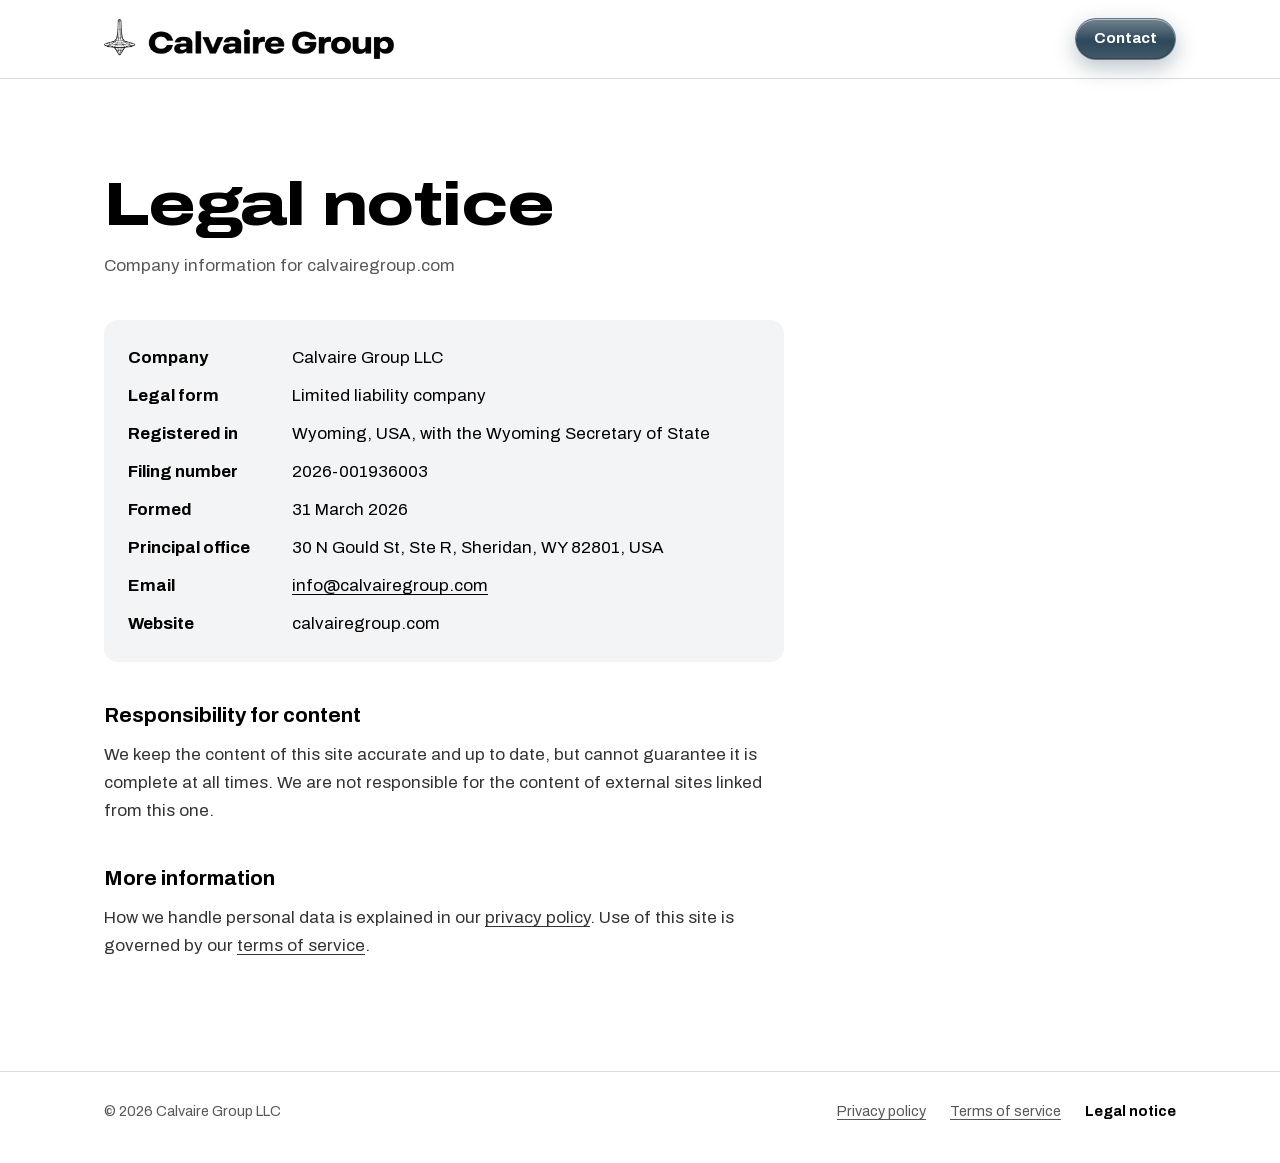
<file: legal.html>
<!doctype html>
<html lang="en">
<head>
<meta charset="utf-8">
<meta name="viewport" content="width=device-width, initial-scale=1">
<title>Legal notice — Calvaire Group</title>
<meta name="description" content="Company information for Calvaire Group LLC.">
<meta name="robots" content="index,follow">
<link rel="stylesheet" href="/fonts/fonts.css">
<link rel="icon" href="/favicon.ico" sizes="any">
<link rel="icon" href="/favicon-32.png" type="image/png" sizes="32x32">
<link rel="apple-touch-icon" href="/apple-touch-icon.png">
<meta name="theme-color" content="#FFFFFF">
<style>
:root{--white:#FFFFFF;--ink:#000000;--sea:#0B2A3F;--gray:#F3F4F5;--mute:rgba(0,0,0,.66);--line:rgba(0,0,0,.14);--pad:clamp(20px,5vw,64px)}
*{box-sizing:border-box;margin:0}
body{background:var(--white);color:var(--ink);font:400 1.0625rem/1.65 "Archivo",system-ui,sans-serif}
a{color:inherit;text-underline-offset:3px}
:focus-visible{outline:3px solid var(--ink);outline-offset:3px;border-radius:4px}
.wrap{max-width:1200px;margin:0 auto;padding:0 var(--pad)}
header{padding:18px 0;background:var(--white);color:var(--ink);border-bottom:1px solid var(--line)}
header .wrap{display:flex;justify-content:space-between;align-items:center;gap:16px}
.brand{font-stretch:125%;font-weight:800;font-size:1.125rem;letter-spacing:-.01em;text-decoration:none}
.btn{display:inline-flex;align-items:center;min-height:42px;padding:0 18px;border-radius:999px;font-weight:700;text-decoration:none;border:2px solid var(--sea);background:var(--sea);color:var(--white);font-size:.95rem}
.btn:hover{background:var(--ink);border-color:var(--ink)}
main{padding:clamp(48px,8vw,96px) 0}
article{max-width:68ch}
h1{font-stretch:125%;font-weight:800;letter-spacing:-.02em;line-height:1;font-size:clamp(2.2rem,6vw,3.8rem);margin-bottom:16px}
.updated{color:var(--mute);margin-bottom:40px}
h2{font-size:1.3rem;font-weight:700;line-height:1.3;margin:40px 0 12px}
p,ul{margin-bottom:14px}
ul{padding-left:1.2em}
li{margin-bottom:6px}
article p,article li{color:rgba(0,0,0,.8)}
dl{display:grid;grid-template-columns:minmax(140px,max-content) 1fr;gap:10px 24px;padding:24px;background:var(--gray);border-radius:14px}
dt{font-weight:700}
footer{padding:28px 0 40px;font-size:.9rem;color:var(--mute);border-top:1.5px solid var(--line)}
footer .wrap{display:flex;flex-wrap:wrap;justify-content:space-between;gap:12px 24px}
footer nav{display:flex;flex-wrap:wrap;gap:8px 24px}
footer a:hover{color:var(--ink)}
footer a[aria-current]{color:var(--ink);font-weight:700;text-decoration:none}
@media (max-width:520px){dl{grid-template-columns:1fr;gap:2px}dd{margin-bottom:10px}}
.brand{display:inline-flex;line-height:0}
.brand img{height:clamp(30px,5.4vw,40px);width:auto}

.btn{position:relative;overflow:hidden;-webkit-backdrop-filter:blur(14px) saturate(160%);backdrop-filter:blur(14px) saturate(160%);background:rgba(11,42,63,.86);border:1px solid rgba(255,255,255,.28);box-shadow:inset 0 1px 0 rgba(255,255,255,.5),inset 0 -1px 1px rgba(0,0,0,.35),0 8px 22px rgba(11,42,63,.28)}
.btn::before{content:"";position:absolute;inset:0;border-radius:inherit;pointer-events:none;background:linear-gradient(180deg,rgba(255,255,255,.32) 0%,rgba(255,255,255,.08) 42%,rgba(255,255,255,0) 55%,rgba(255,255,255,.1) 100%)}
.btn:hover{background:rgba(11,42,63,.96);border-color:rgba(255,255,255,.45)}
</style>
</head>
<body>
<header><div class="wrap"><a class="brand" href="/"><img src="/img/logo-black.webp" alt="Calvaire Group" width="1872" height="258"></a><a class="btn" href="/#contact">Contact</a></div></header>
<main><div class="wrap"><article>
<h1>Legal notice</h1>
<p class="updated">Company information for calvairegroup.com</p>
<dl>
<dt>Company</dt><dd>Calvaire Group LLC</dd>
<dt>Legal form</dt><dd>Limited liability company</dd>
<dt>Registered in</dt><dd>Wyoming, USA, with the Wyoming Secretary of State</dd>
<dt>Filing number</dt><dd>2026-001936003</dd>
<dt>Formed</dt><dd>31 March 2026</dd>
<dt>Principal office</dt><dd>30 N Gould St, Ste R, Sheridan, WY 82801, USA</dd>
<dt>Email</dt><dd><a href="mailto:info@calvairegroup.com">info@calvairegroup.com</a></dd>
<dt>Website</dt><dd>calvairegroup.com</dd>
</dl>
<h2>Responsibility for content</h2>
<p>We keep the content of this site accurate and up to date, but cannot guarantee it is complete at all times. We are not responsible for the content of external sites linked from this one.</p>
<h2>More information</h2>
<p>How we handle personal data is explained in our <a href="/privacy.html">privacy policy</a>. Use of this site is governed by our <a href="/terms.html">terms of service</a>.</p>
</article></div></main>
<footer><div class="wrap">
<span>© 2026 Calvaire Group LLC</span>
<nav aria-label="Legal"><a href="/privacy.html">Privacy policy</a><a href="/terms.html">Terms of service</a><a href="/legal.html" aria-current="page">Legal notice</a></nav>
</div></footer>
</body>
</html>
</file>
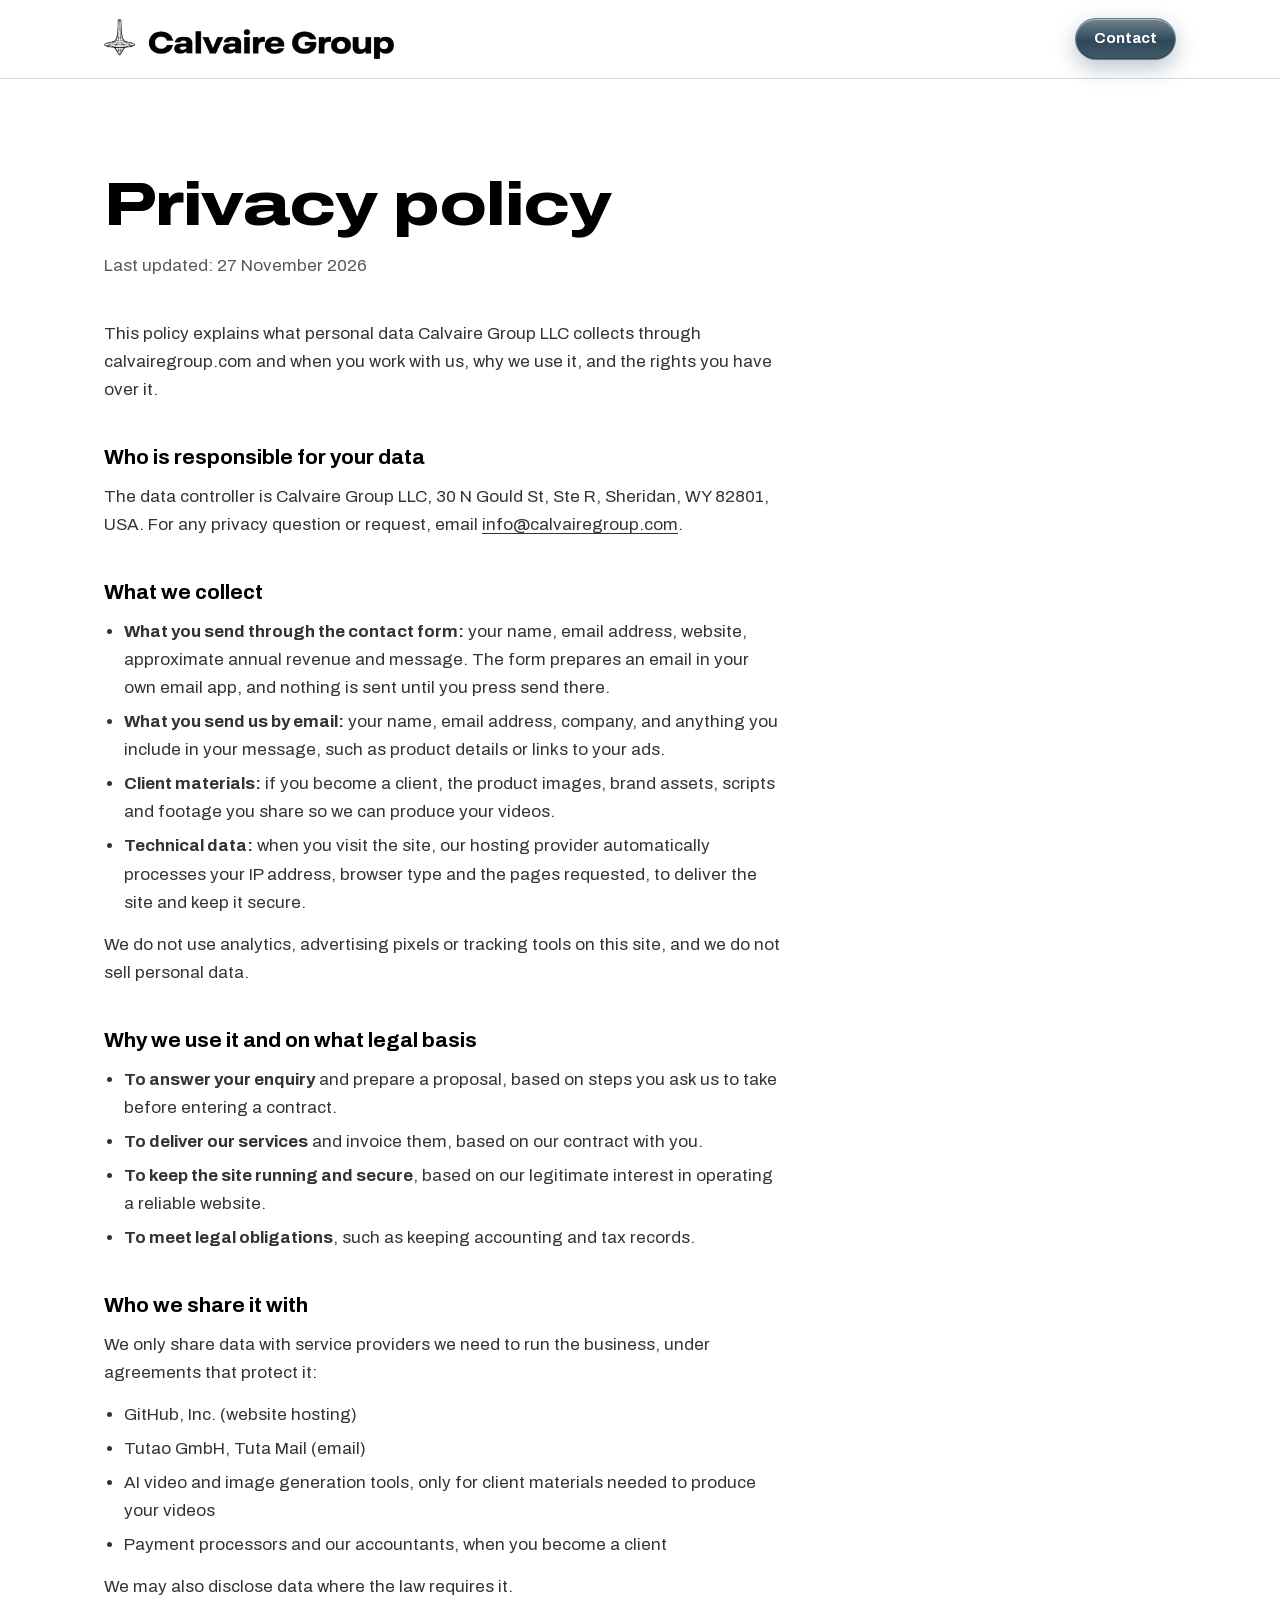
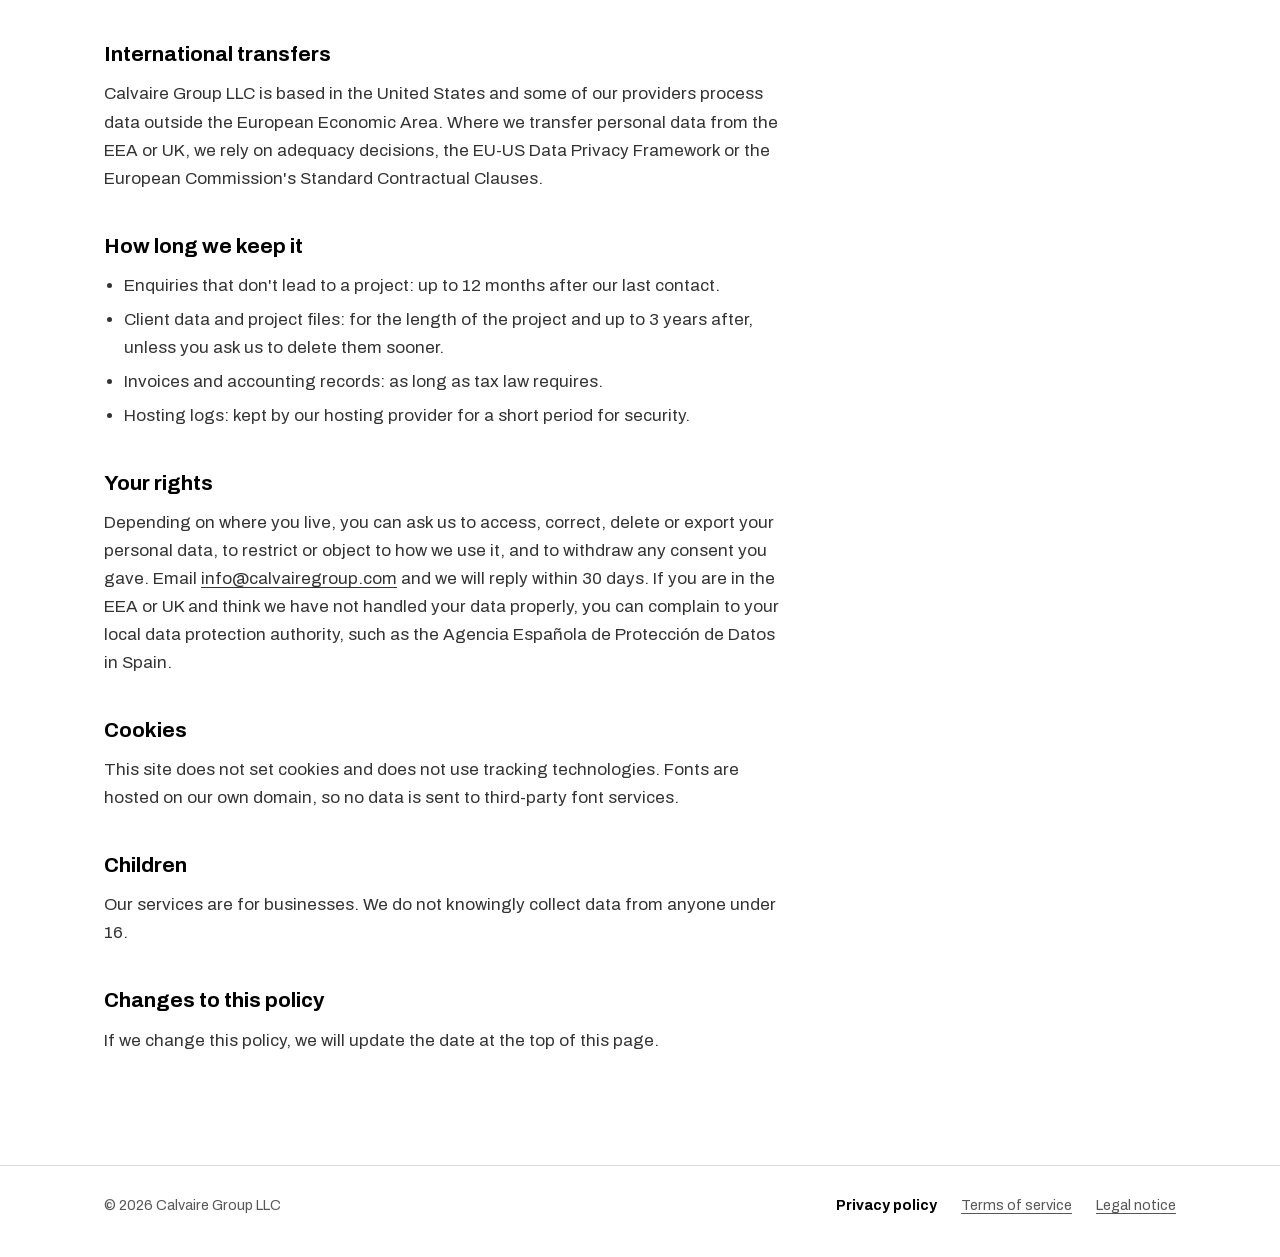
<file: privacy.html>
<!doctype html>
<html lang="en">
<head>
<meta charset="utf-8">
<meta name="viewport" content="width=device-width, initial-scale=1">
<title>Privacy policy — Calvaire Group</title>
<meta name="description" content="How Calvaire Group LLC collects and uses personal data.">
<meta name="robots" content="index,follow">
<link rel="stylesheet" href="/fonts/fonts.css">
<link rel="icon" href="/favicon.ico" sizes="any">
<link rel="icon" href="/favicon-32.png" type="image/png" sizes="32x32">
<link rel="apple-touch-icon" href="/apple-touch-icon.png">
<meta name="theme-color" content="#FFFFFF">
<style>
:root{--white:#FFFFFF;--ink:#000000;--sea:#0B2A3F;--gray:#F3F4F5;--mute:rgba(0,0,0,.66);--line:rgba(0,0,0,.14);--pad:clamp(20px,5vw,64px)}
*{box-sizing:border-box;margin:0}
body{background:var(--white);color:var(--ink);font:400 1.0625rem/1.65 "Archivo",system-ui,sans-serif}
a{color:inherit;text-underline-offset:3px}
:focus-visible{outline:3px solid var(--ink);outline-offset:3px;border-radius:4px}
.wrap{max-width:1200px;margin:0 auto;padding:0 var(--pad)}
header{padding:18px 0;background:var(--white);color:var(--ink);border-bottom:1px solid var(--line)}
header .wrap{display:flex;justify-content:space-between;align-items:center;gap:16px}
.brand{font-stretch:125%;font-weight:800;font-size:1.125rem;letter-spacing:-.01em;text-decoration:none}
.btn{display:inline-flex;align-items:center;min-height:42px;padding:0 18px;border-radius:999px;font-weight:700;text-decoration:none;border:2px solid var(--sea);background:var(--sea);color:var(--white);font-size:.95rem}
.btn:hover{background:var(--ink);border-color:var(--ink)}
main{padding:clamp(48px,8vw,96px) 0}
article{max-width:68ch}
h1{font-stretch:125%;font-weight:800;letter-spacing:-.02em;line-height:1;font-size:clamp(2.2rem,6vw,3.8rem);margin-bottom:16px}
.updated{color:var(--mute);margin-bottom:40px}
h2{font-size:1.3rem;font-weight:700;line-height:1.3;margin:40px 0 12px}
p,ul{margin-bottom:14px}
ul{padding-left:1.2em}
li{margin-bottom:6px}
article p,article li{color:rgba(0,0,0,.8)}
dl{display:grid;grid-template-columns:minmax(140px,max-content) 1fr;gap:10px 24px;padding:24px;background:var(--gray);border-radius:14px}
dt{font-weight:700}
footer{padding:28px 0 40px;font-size:.9rem;color:var(--mute);border-top:1.5px solid var(--line)}
footer .wrap{display:flex;flex-wrap:wrap;justify-content:space-between;gap:12px 24px}
footer nav{display:flex;flex-wrap:wrap;gap:8px 24px}
footer a:hover{color:var(--ink)}
footer a[aria-current]{color:var(--ink);font-weight:700;text-decoration:none}
@media (max-width:520px){dl{grid-template-columns:1fr;gap:2px}dd{margin-bottom:10px}}
.brand{display:inline-flex;line-height:0}
.brand img{height:clamp(30px,5.4vw,40px);width:auto}

.btn{position:relative;overflow:hidden;-webkit-backdrop-filter:blur(14px) saturate(160%);backdrop-filter:blur(14px) saturate(160%);background:rgba(11,42,63,.86);border:1px solid rgba(255,255,255,.28);box-shadow:inset 0 1px 0 rgba(255,255,255,.5),inset 0 -1px 1px rgba(0,0,0,.35),0 8px 22px rgba(11,42,63,.28)}
.btn::before{content:"";position:absolute;inset:0;border-radius:inherit;pointer-events:none;background:linear-gradient(180deg,rgba(255,255,255,.32) 0%,rgba(255,255,255,.08) 42%,rgba(255,255,255,0) 55%,rgba(255,255,255,.1) 100%)}
.btn:hover{background:rgba(11,42,63,.96);border-color:rgba(255,255,255,.45)}
</style>
</head>
<body>
<header><div class="wrap"><a class="brand" href="/"><img src="/img/logo-black.webp" alt="Calvaire Group" width="1872" height="258"></a><a class="btn" href="/#contact">Contact</a></div></header>
<main><div class="wrap"><article>
<h1>Privacy policy</h1>
<p class="updated">Last updated: 27 November 2026</p>
<p>This policy explains what personal data Calvaire Group LLC collects through calvairegroup.com and when you work with us, why we use it, and the rights you have over it.</p>

<h2>Who is responsible for your data</h2>
<p>The data controller is Calvaire Group LLC, 30 N Gould St, Ste R, Sheridan, WY 82801, USA. For any privacy question or request, email <a href="mailto:info@calvairegroup.com">info@calvairegroup.com</a>.</p>

<h2>What we collect</h2>
<ul>
<li><strong>What you send through the contact form:</strong> your name, email address, website, approximate annual revenue and message. The form prepares an email in your own email app, and nothing is sent until you press send there.</li>
<li><strong>What you send us by email:</strong> your name, email address, company, and anything you include in your message, such as product details or links to your ads.</li>
<li><strong>Client materials:</strong> if you become a client, the product images, brand assets, scripts and footage you share so we can produce your videos.</li>
<li><strong>Technical data:</strong> when you visit the site, our hosting provider automatically processes your IP address, browser type and the pages requested, to deliver the site and keep it secure.</li>
</ul>
<p>We do not use analytics, advertising pixels or tracking tools on this site, and we do not sell personal data.</p>

<h2>Why we use it and on what legal basis</h2>
<ul>
<li><strong>To answer your enquiry</strong> and prepare a proposal, based on steps you ask us to take before entering a contract.</li>
<li><strong>To deliver our services</strong> and invoice them, based on our contract with you.</li>
<li><strong>To keep the site running and secure</strong>, based on our legitimate interest in operating a reliable website.</li>
<li><strong>To meet legal obligations</strong>, such as keeping accounting and tax records.</li>
</ul>

<h2>Who we share it with</h2>
<p>We only share data with service providers we need to run the business, under agreements that protect it:</p>
<ul>
<li>GitHub, Inc. (website hosting)</li>
<li>Tutao GmbH, Tuta Mail (email)</li>
<li>AI video and image generation tools, only for client materials needed to produce your videos</li>
<li>Payment processors and our accountants, when you become a client</li>
</ul>
<p>We may also disclose data where the law requires it.</p>

<h2>International transfers</h2>
<p>Calvaire Group LLC is based in the United States and some of our providers process data outside the European Economic Area. Where we transfer personal data from the EEA or UK, we rely on adequacy decisions, the EU-US Data Privacy Framework or the European Commission's Standard Contractual Clauses.</p>

<h2>How long we keep it</h2>
<ul>
<li>Enquiries that don't lead to a project: up to 12 months after our last contact.</li>
<li>Client data and project files: for the length of the project and up to 3 years after, unless you ask us to delete them sooner.</li>
<li>Invoices and accounting records: as long as tax law requires.</li>
<li>Hosting logs: kept by our hosting provider for a short period for security.</li>
</ul>

<h2>Your rights</h2>
<p>Depending on where you live, you can ask us to access, correct, delete or export your personal data, to restrict or object to how we use it, and to withdraw any consent you gave. Email <a href="mailto:info@calvairegroup.com">info@calvairegroup.com</a> and we will reply within 30 days. If you are in the EEA or UK and think we have not handled your data properly, you can complain to your local data protection authority, such as the Agencia Española de Protección de Datos in Spain.</p>

<h2>Cookies</h2>
<p>This site does not set cookies and does not use tracking technologies. Fonts are hosted on our own domain, so no data is sent to third-party font services.</p>

<h2>Children</h2>
<p>Our services are for businesses. We do not knowingly collect data from anyone under 16.</p>

<h2>Changes to this policy</h2>
<p>If we change this policy, we will update the date at the top of this page.</p>
</article></div></main>
<footer><div class="wrap">
<span>© 2026 Calvaire Group LLC</span>
<nav aria-label="Legal"><a href="/privacy.html" aria-current="page">Privacy policy</a><a href="/terms.html">Terms of service</a><a href="/legal.html">Legal notice</a></nav>
</div></footer>
</body>
</html>
</file>
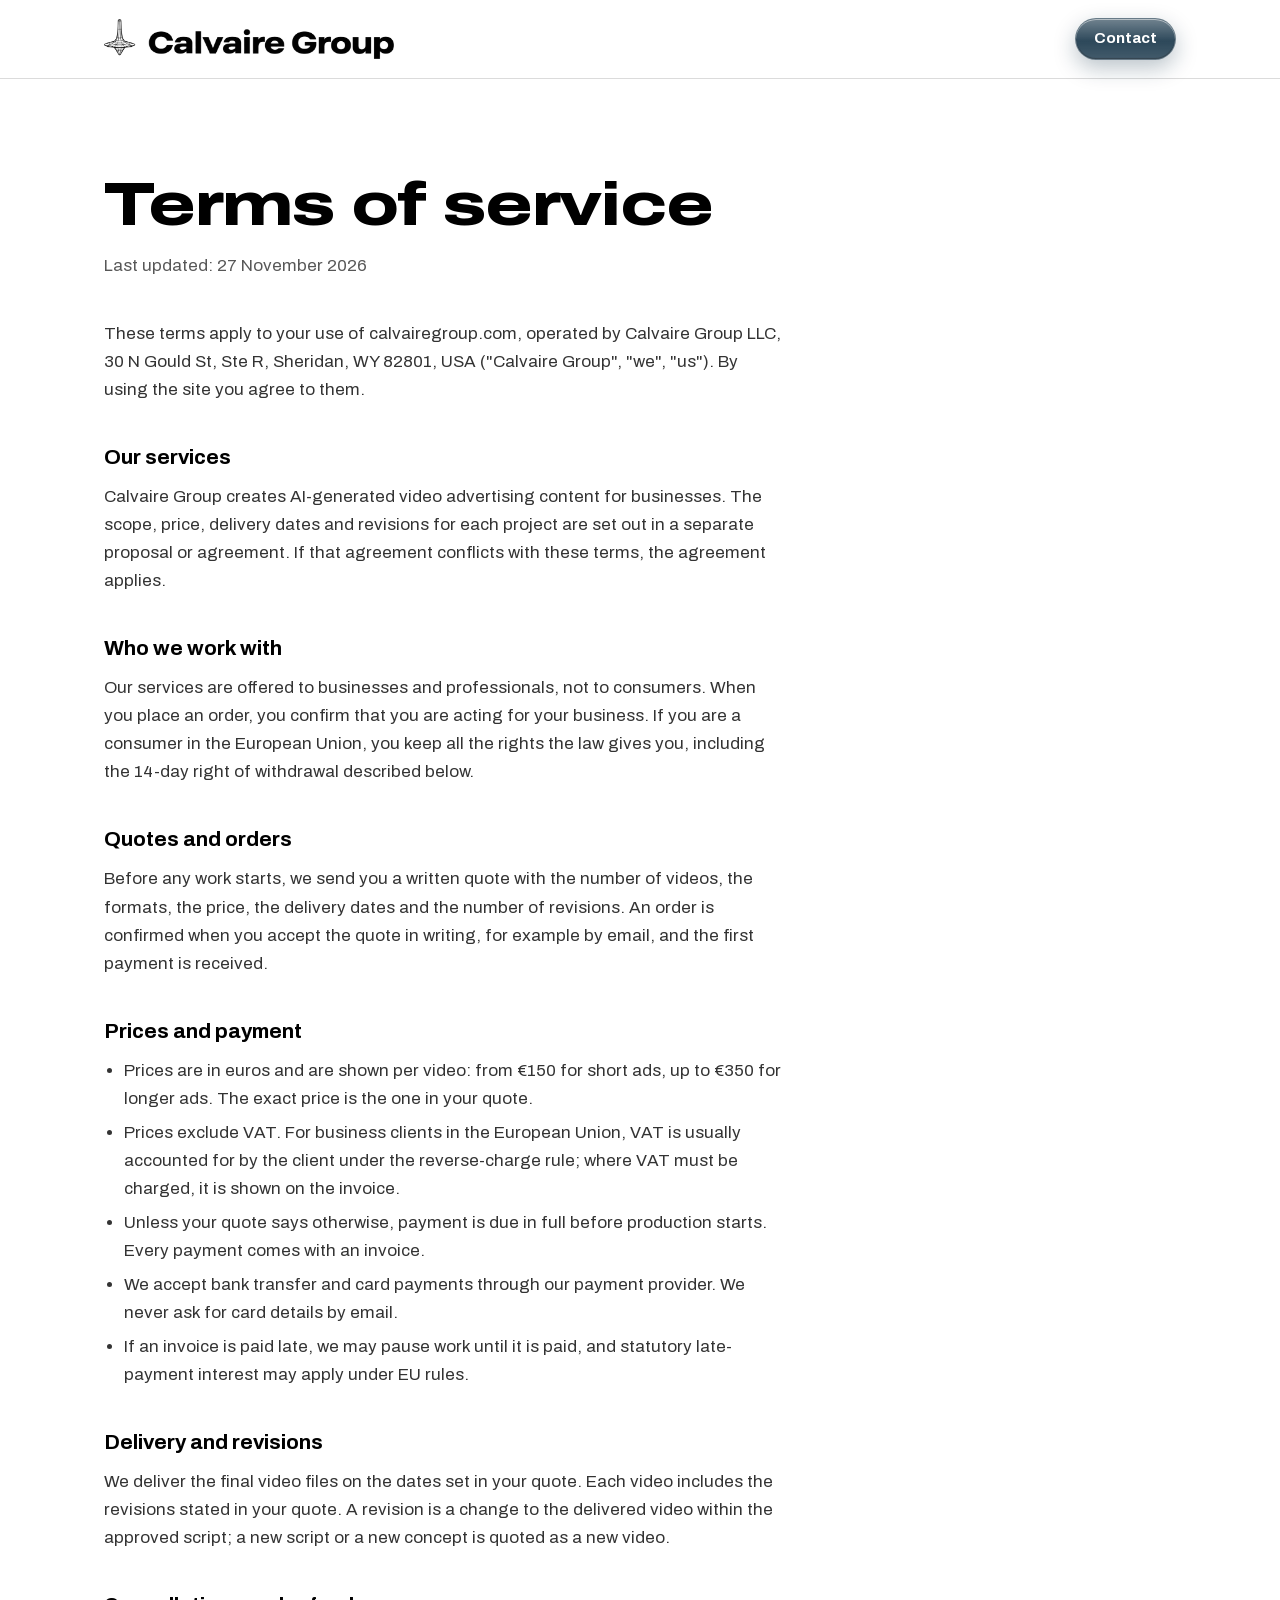
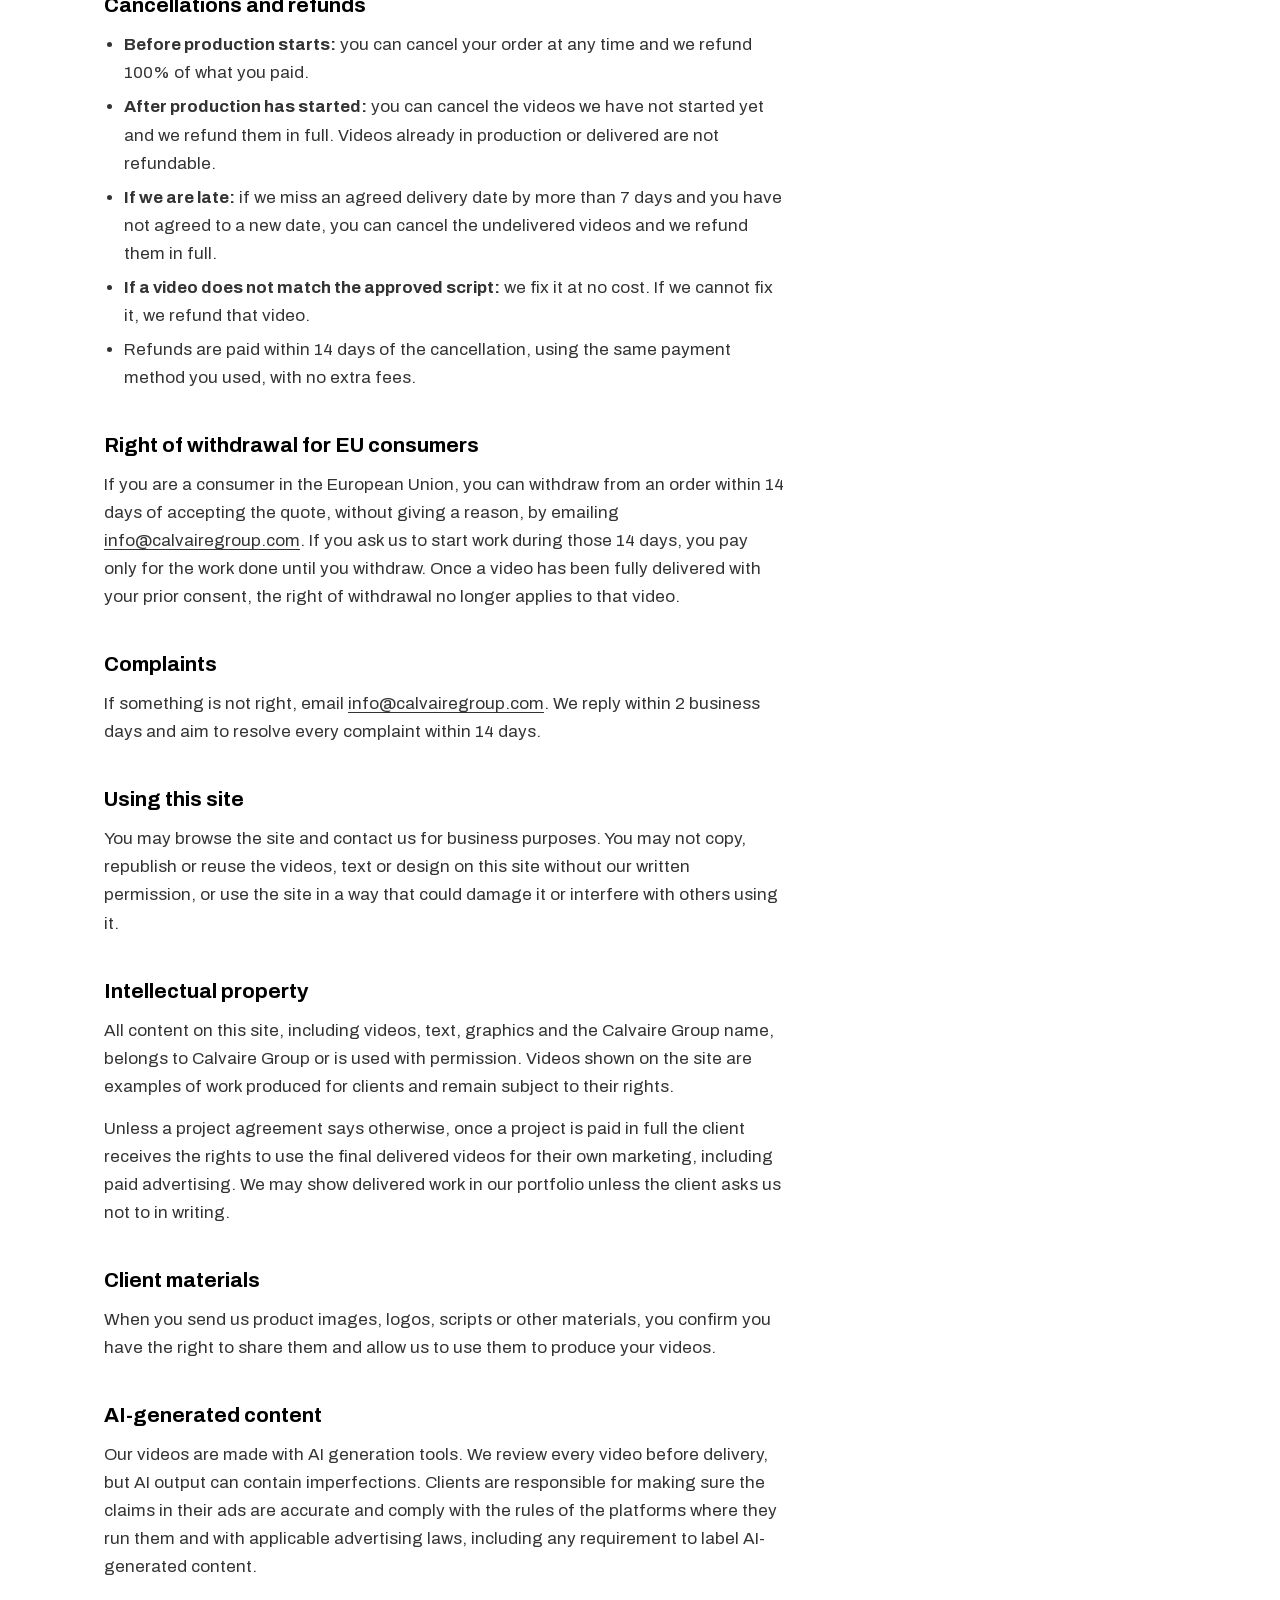
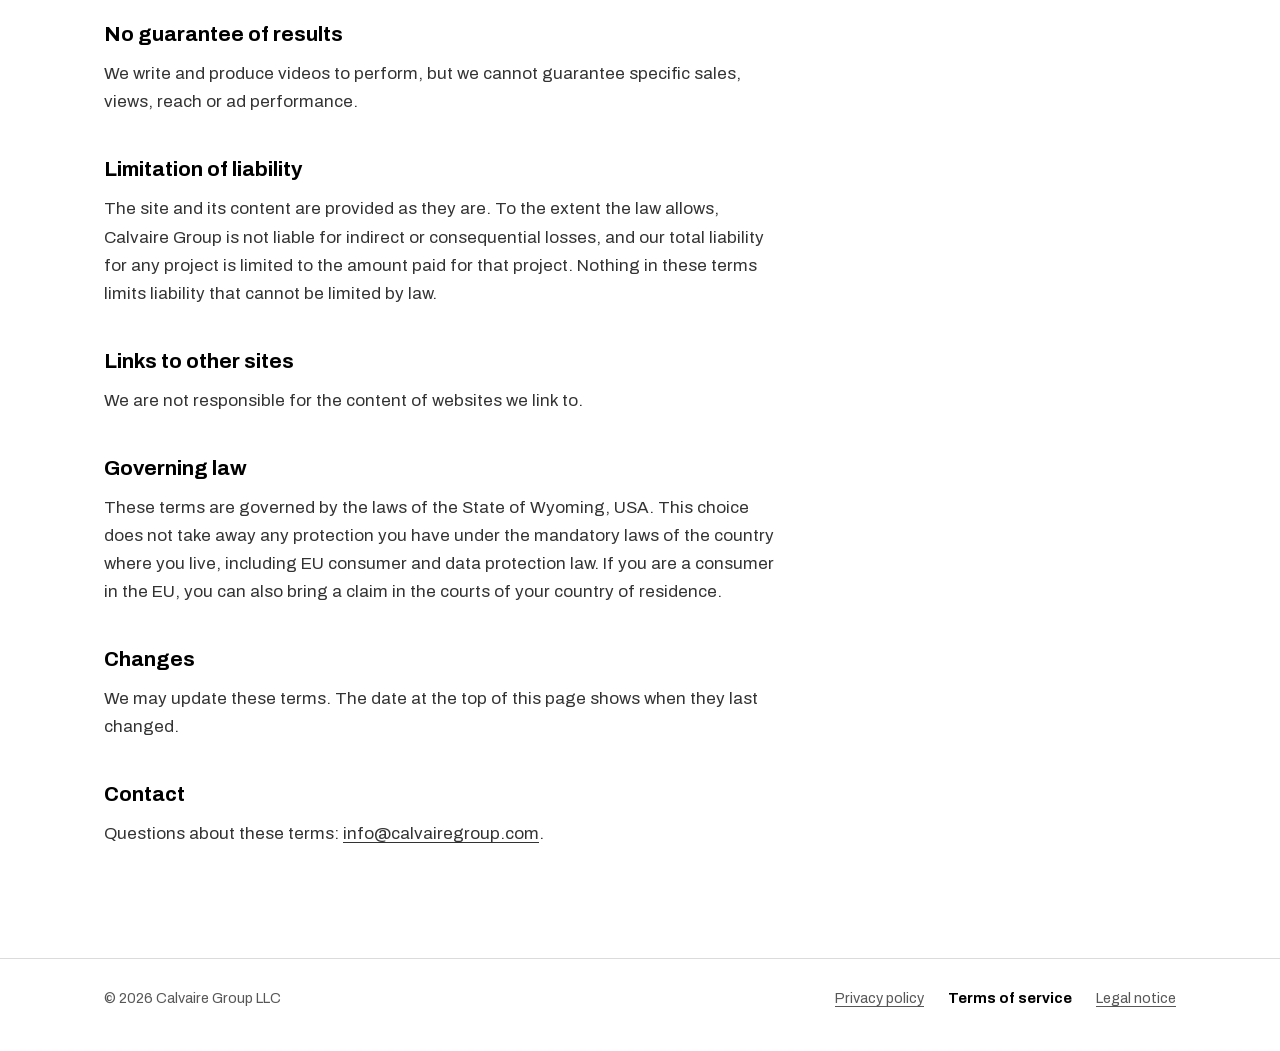
<file: terms.html>
<!doctype html>
<html lang="en">
<head>
<meta charset="utf-8">
<meta name="viewport" content="width=device-width, initial-scale=1">
<title>Terms of service — Calvaire Group</title>
<meta name="description" content="Terms for using calvairegroup.com and Calvaire Group services.">
<meta name="robots" content="index,follow">
<link rel="stylesheet" href="/fonts/fonts.css">
<link rel="icon" href="/favicon.ico" sizes="any">
<link rel="icon" href="/favicon-32.png" type="image/png" sizes="32x32">
<link rel="apple-touch-icon" href="/apple-touch-icon.png">
<meta name="theme-color" content="#FFFFFF">
<style>
:root{--white:#FFFFFF;--ink:#000000;--sea:#0B2A3F;--gray:#F3F4F5;--mute:rgba(0,0,0,.66);--line:rgba(0,0,0,.14);--pad:clamp(20px,5vw,64px)}
*{box-sizing:border-box;margin:0}
body{background:var(--white);color:var(--ink);font:400 1.0625rem/1.65 "Archivo",system-ui,sans-serif}
a{color:inherit;text-underline-offset:3px}
:focus-visible{outline:3px solid var(--ink);outline-offset:3px;border-radius:4px}
.wrap{max-width:1200px;margin:0 auto;padding:0 var(--pad)}
header{padding:18px 0;background:var(--white);color:var(--ink);border-bottom:1px solid var(--line)}
header .wrap{display:flex;justify-content:space-between;align-items:center;gap:16px}
.brand{font-stretch:125%;font-weight:800;font-size:1.125rem;letter-spacing:-.01em;text-decoration:none}
.btn{display:inline-flex;align-items:center;min-height:42px;padding:0 18px;border-radius:999px;font-weight:700;text-decoration:none;border:2px solid var(--sea);background:var(--sea);color:var(--white);font-size:.95rem}
.btn:hover{background:var(--ink);border-color:var(--ink)}
main{padding:clamp(48px,8vw,96px) 0}
article{max-width:68ch}
h1{font-stretch:125%;font-weight:800;letter-spacing:-.02em;line-height:1;font-size:clamp(2.2rem,6vw,3.8rem);margin-bottom:16px}
.updated{color:var(--mute);margin-bottom:40px}
h2{font-size:1.3rem;font-weight:700;line-height:1.3;margin:40px 0 12px}
p,ul{margin-bottom:14px}
ul{padding-left:1.2em}
li{margin-bottom:6px}
article p,article li{color:rgba(0,0,0,.8)}
dl{display:grid;grid-template-columns:minmax(140px,max-content) 1fr;gap:10px 24px;padding:24px;background:var(--gray);border-radius:14px}
dt{font-weight:700}
footer{padding:28px 0 40px;font-size:.9rem;color:var(--mute);border-top:1.5px solid var(--line)}
footer .wrap{display:flex;flex-wrap:wrap;justify-content:space-between;gap:12px 24px}
footer nav{display:flex;flex-wrap:wrap;gap:8px 24px}
footer a:hover{color:var(--ink)}
footer a[aria-current]{color:var(--ink);font-weight:700;text-decoration:none}
@media (max-width:520px){dl{grid-template-columns:1fr;gap:2px}dd{margin-bottom:10px}}
.brand{display:inline-flex;line-height:0}
.brand img{height:clamp(30px,5.4vw,40px);width:auto}

.btn{position:relative;overflow:hidden;-webkit-backdrop-filter:blur(14px) saturate(160%);backdrop-filter:blur(14px) saturate(160%);background:rgba(11,42,63,.86);border:1px solid rgba(255,255,255,.28);box-shadow:inset 0 1px 0 rgba(255,255,255,.5),inset 0 -1px 1px rgba(0,0,0,.35),0 8px 22px rgba(11,42,63,.28)}
.btn::before{content:"";position:absolute;inset:0;border-radius:inherit;pointer-events:none;background:linear-gradient(180deg,rgba(255,255,255,.32) 0%,rgba(255,255,255,.08) 42%,rgba(255,255,255,0) 55%,rgba(255,255,255,.1) 100%)}
.btn:hover{background:rgba(11,42,63,.96);border-color:rgba(255,255,255,.45)}
</style>
</head>
<body>
<header><div class="wrap"><a class="brand" href="/"><img src="/img/logo-black.webp" alt="Calvaire Group" width="1872" height="258"></a><a class="btn" href="/#contact">Contact</a></div></header>
<main><div class="wrap"><article>
<h1>Terms of service</h1>
<p class="updated">Last updated: 27 November 2026</p>
<p>These terms apply to your use of calvairegroup.com, operated by Calvaire Group LLC, 30 N Gould St, Ste R, Sheridan, WY 82801, USA ("Calvaire Group", "we", "us"). By using the site you agree to them.</p>

<h2>Our services</h2>
<p>Calvaire Group creates AI-generated video advertising content for businesses. The scope, price, delivery dates and revisions for each project are set out in a separate proposal or agreement. If that agreement conflicts with these terms, the agreement applies.</p>

<h2>Who we work with</h2>
<p>Our services are offered to businesses and professionals, not to consumers. When you place an order, you confirm that you are acting for your business. If you are a consumer in the European Union, you keep all the rights the law gives you, including the 14-day right of withdrawal described below.</p>

<h2>Quotes and orders</h2>
<p>Before any work starts, we send you a written quote with the number of videos, the formats, the price, the delivery dates and the number of revisions. An order is confirmed when you accept the quote in writing, for example by email, and the first payment is received.</p>

<h2>Prices and payment</h2>
<ul>
<li>Prices are in euros and are shown per video: from €150 for short ads, up to €350 for longer ads. The exact price is the one in your quote.</li>
<li>Prices exclude VAT. For business clients in the European Union, VAT is usually accounted for by the client under the reverse-charge rule; where VAT must be charged, it is shown on the invoice.</li>
<li>Unless your quote says otherwise, payment is due in full before production starts. Every payment comes with an invoice.</li>
<li>We accept bank transfer and card payments through our payment provider. We never ask for card details by email.</li>
<li>If an invoice is paid late, we may pause work until it is paid, and statutory late-payment interest may apply under EU rules.</li>
</ul>

<h2>Delivery and revisions</h2>
<p>We deliver the final video files on the dates set in your quote. Each video includes the revisions stated in your quote. A revision is a change to the delivered video within the approved script; a new script or a new concept is quoted as a new video.</p>

<h2>Cancellations and refunds</h2>
<ul>
<li><strong>Before production starts:</strong> you can cancel your order at any time and we refund 100% of what you paid.</li>
<li><strong>After production has started:</strong> you can cancel the videos we have not started yet and we refund them in full. Videos already in production or delivered are not refundable.</li>
<li><strong>If we are late:</strong> if we miss an agreed delivery date by more than 7 days and you have not agreed to a new date, you can cancel the undelivered videos and we refund them in full.</li>
<li><strong>If a video does not match the approved script:</strong> we fix it at no cost. If we cannot fix it, we refund that video.</li>
<li>Refunds are paid within 14 days of the cancellation, using the same payment method you used, with no extra fees.</li>
</ul>

<h2>Right of withdrawal for EU consumers</h2>
<p>If you are a consumer in the European Union, you can withdraw from an order within 14 days of accepting the quote, without giving a reason, by emailing <a href="mailto:info@calvairegroup.com">info@calvairegroup.com</a>. If you ask us to start work during those 14 days, you pay only for the work done until you withdraw. Once a video has been fully delivered with your prior consent, the right of withdrawal no longer applies to that video.</p>

<h2>Complaints</h2>
<p>If something is not right, email <a href="mailto:info@calvairegroup.com">info@calvairegroup.com</a>. We reply within 2 business days and aim to resolve every complaint within 14 days.</p>

<h2>Using this site</h2>
<p>You may browse the site and contact us for business purposes. You may not copy, republish or reuse the videos, text or design on this site without our written permission, or use the site in a way that could damage it or interfere with others using it.</p>

<h2>Intellectual property</h2>
<p>All content on this site, including videos, text, graphics and the Calvaire Group name, belongs to Calvaire Group or is used with permission. Videos shown on the site are examples of work produced for clients and remain subject to their rights.</p>
<p>Unless a project agreement says otherwise, once a project is paid in full the client receives the rights to use the final delivered videos for their own marketing, including paid advertising. We may show delivered work in our portfolio unless the client asks us not to in writing.</p>

<h2>Client materials</h2>
<p>When you send us product images, logos, scripts or other materials, you confirm you have the right to share them and allow us to use them to produce your videos.</p>

<h2>AI-generated content</h2>
<p>Our videos are made with AI generation tools. We review every video before delivery, but AI output can contain imperfections. Clients are responsible for making sure the claims in their ads are accurate and comply with the rules of the platforms where they run them and with applicable advertising laws, including any requirement to label AI-generated content.</p>

<h2>No guarantee of results</h2>
<p>We write and produce videos to perform, but we cannot guarantee specific sales, views, reach or ad performance.</p>

<h2>Limitation of liability</h2>
<p>The site and its content are provided as they are. To the extent the law allows, Calvaire Group is not liable for indirect or consequential losses, and our total liability for any project is limited to the amount paid for that project. Nothing in these terms limits liability that cannot be limited by law.</p>

<h2>Links to other sites</h2>
<p>We are not responsible for the content of websites we link to.</p>

<h2>Governing law</h2>
<p>These terms are governed by the laws of the State of Wyoming, USA. This choice does not take away any protection you have under the mandatory laws of the country where you live, including EU consumer and data protection law. If you are a consumer in the EU, you can also bring a claim in the courts of your country of residence.</p>

<h2>Changes</h2>
<p>We may update these terms. The date at the top of this page shows when they last changed.</p>

<h2>Contact</h2>
<p>Questions about these terms: <a href="mailto:info@calvairegroup.com">info@calvairegroup.com</a>.</p>
</article></div></main>
<footer><div class="wrap">
<span>© 2026 Calvaire Group LLC</span>
<nav aria-label="Legal"><a href="/privacy.html">Privacy policy</a><a href="/terms.html" aria-current="page">Terms of service</a><a href="/legal.html">Legal notice</a></nav>
</div></footer>
</body>
</html>
</file>
<file: fonts/fonts.css>
@font-face{font-family:"Archivo";font-style:normal;font-weight:400 900;font-stretch:62% 125%;font-display:swap;src:url(archivo-latin-ext.woff2) format("woff2");unicode-range:U+0100-02BA,U+02BD-02C5,U+02C7-02CC,U+02CE-02D7,U+02DD-02FF,U+0304,U+0308,U+0329,U+1D00-1DBF,U+1E00-1E9F,U+1EF2-1EFF,U+2020,U+20A0-20AB,U+20AD-20C4,U+2113,U+2C60-2C7F,U+A720-A7FF}
@font-face{font-family:"Archivo";font-style:normal;font-weight:400 900;font-stretch:62% 125%;font-display:swap;src:url(archivo-latin.woff2) format("woff2");unicode-range:U+0000-00FF,U+0131,U+0152-0153,U+02BB-02BC,U+02C6,U+02DA,U+02DC,U+0304,U+0308,U+0329,U+2000-206F,U+20AC,U+2122,U+2191,U+2193,U+2212,U+2215,U+FEFF,U+FFFD}
</file>
